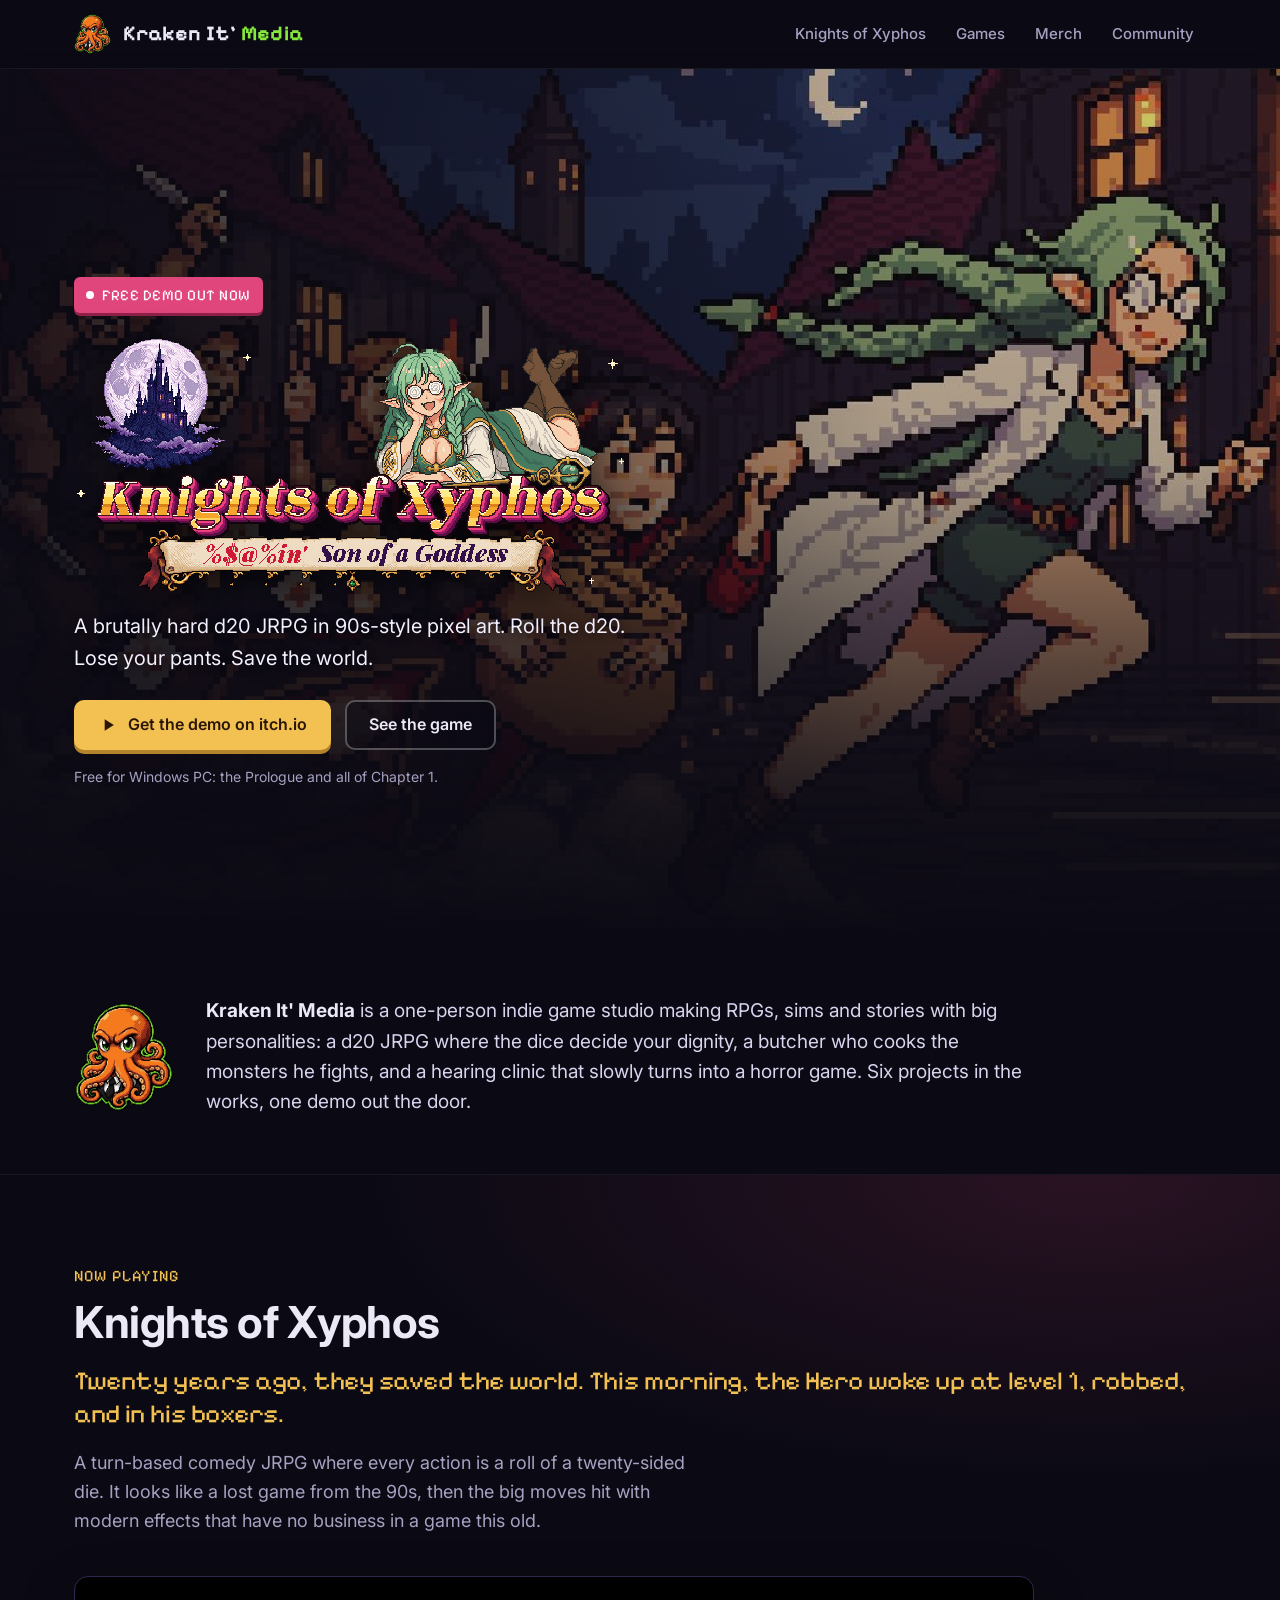
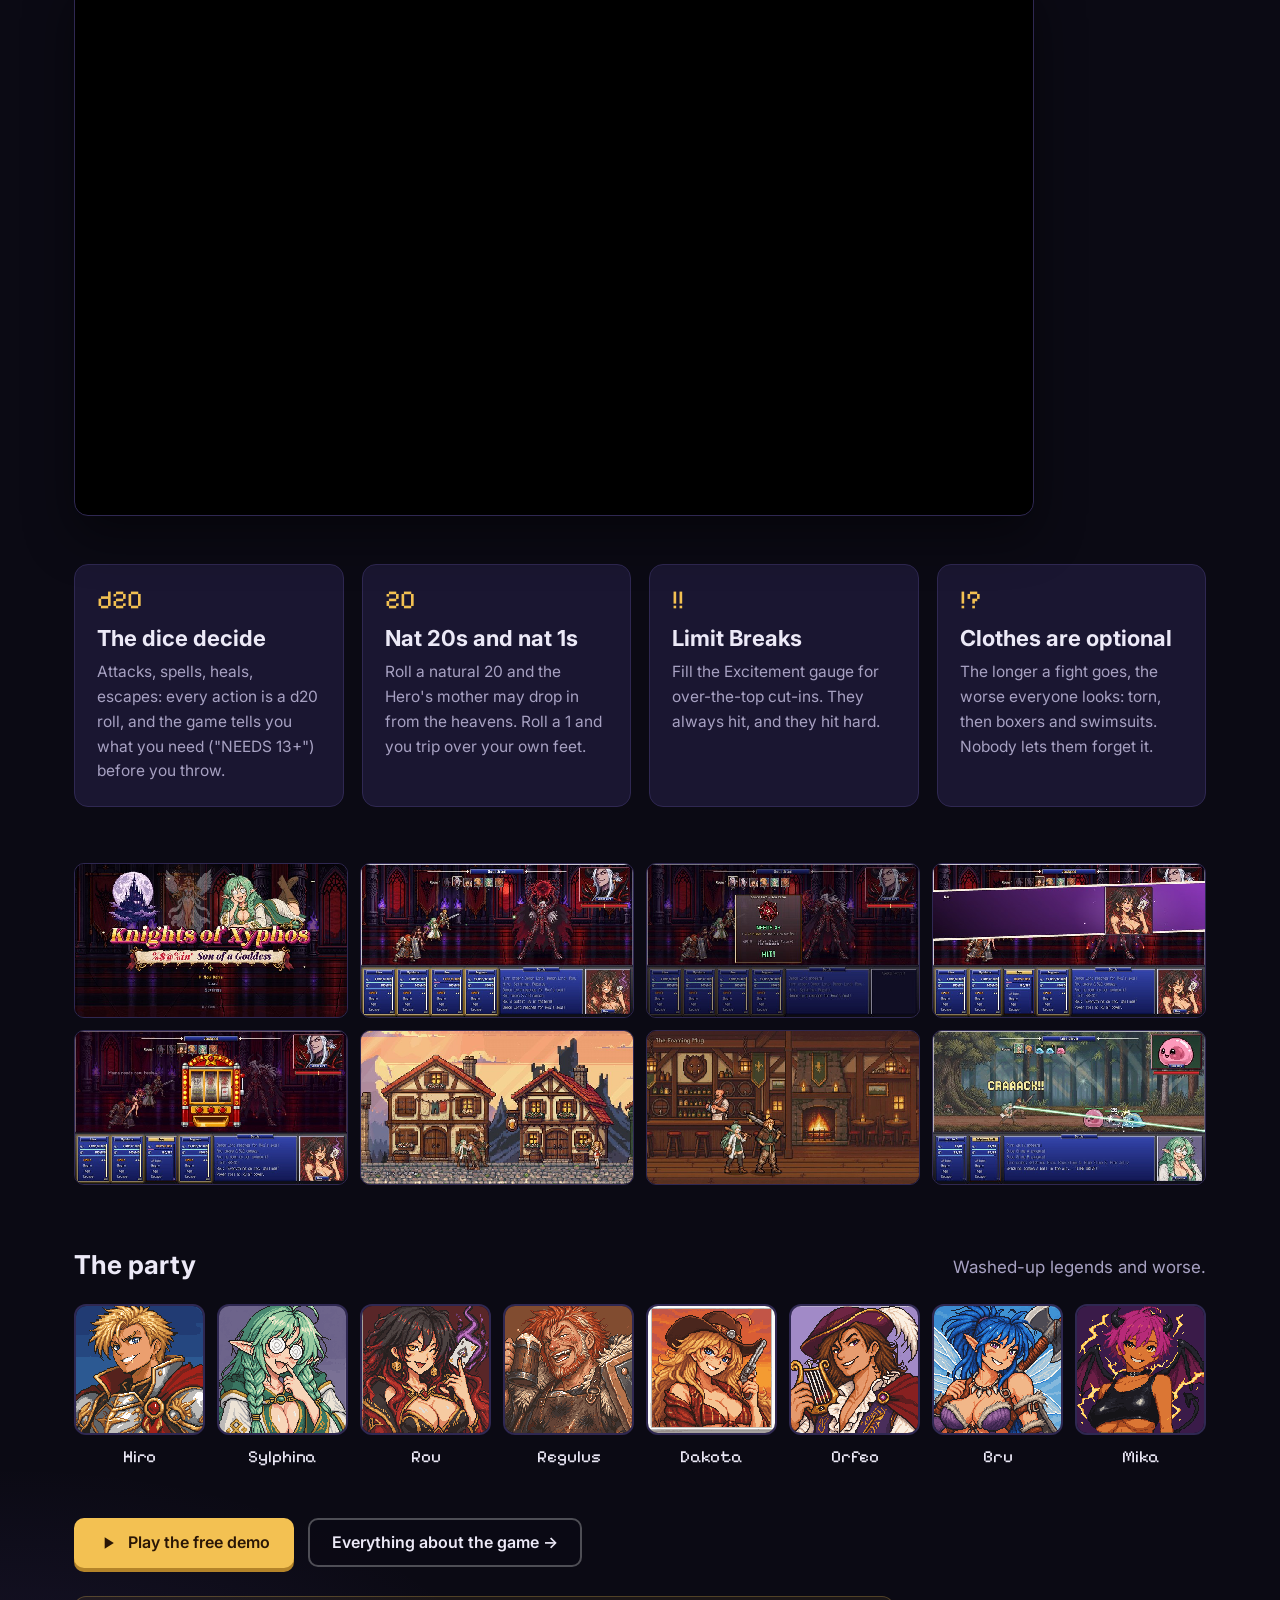
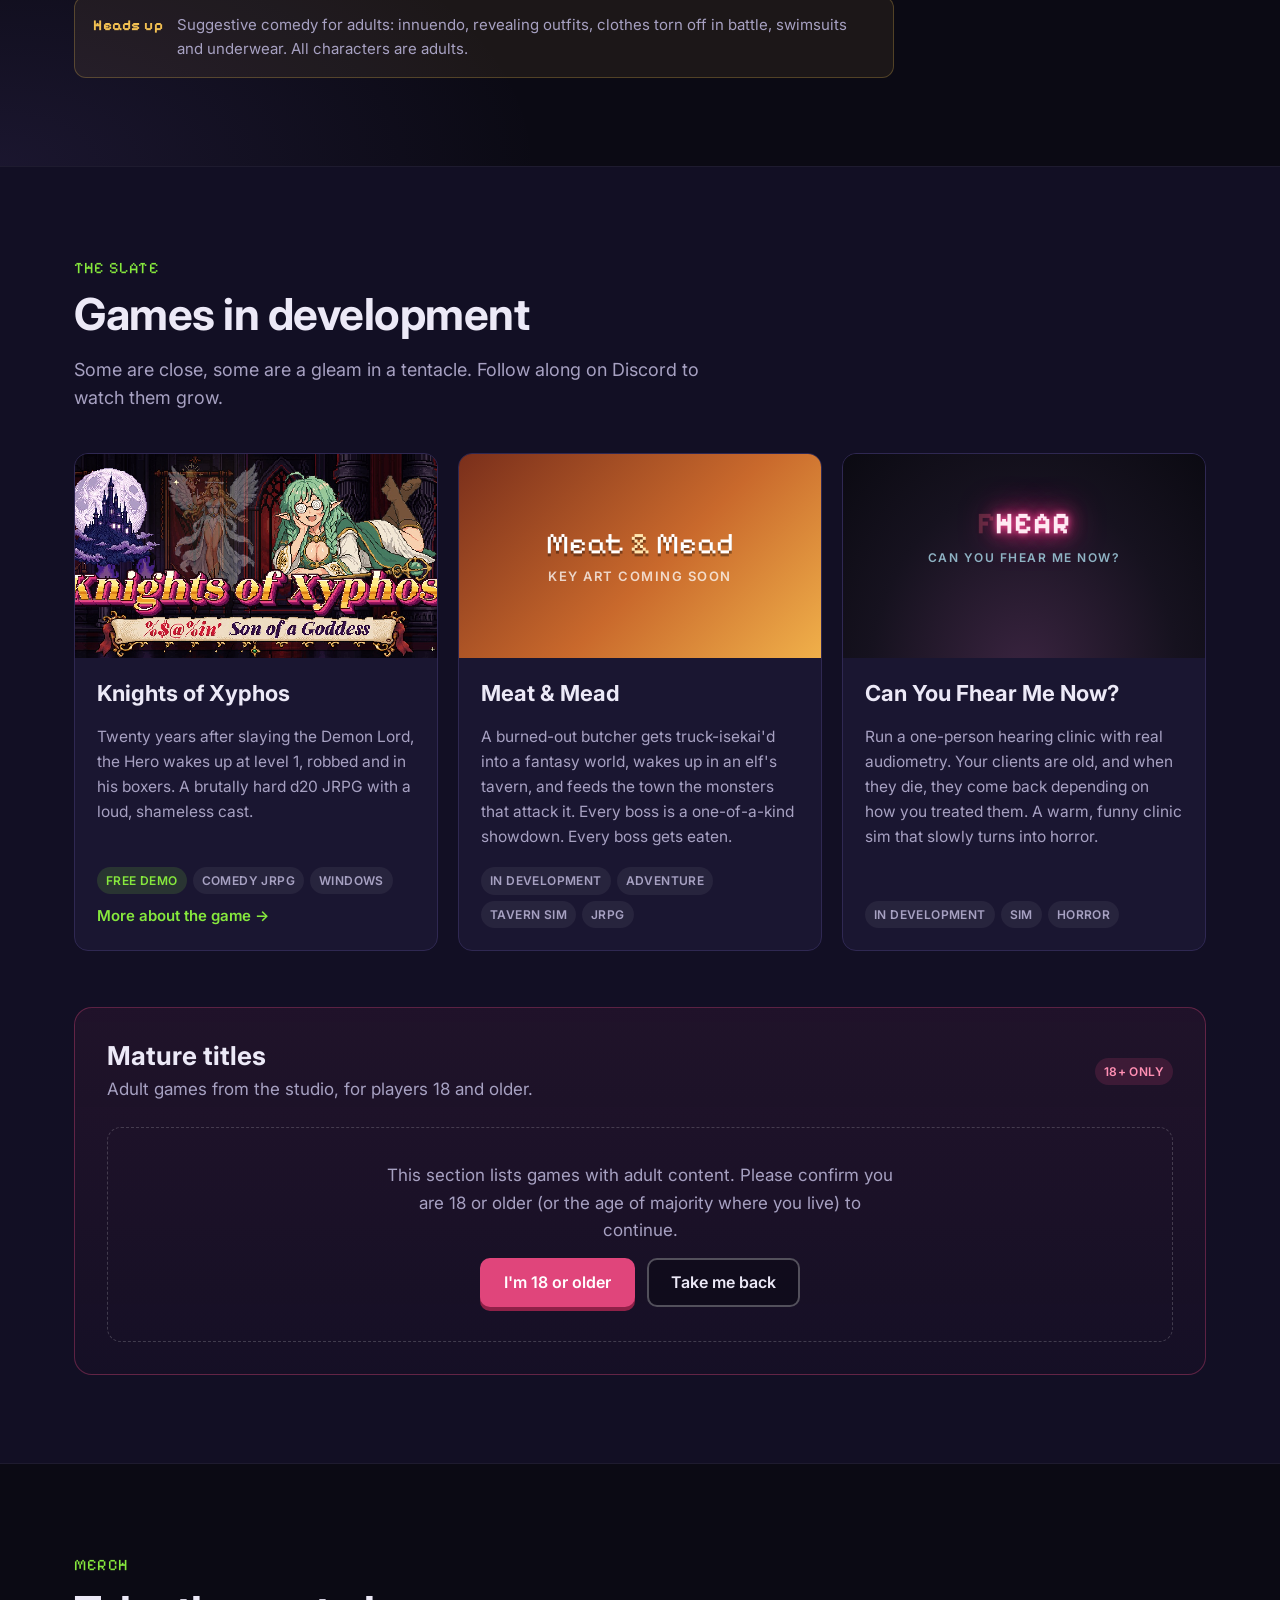
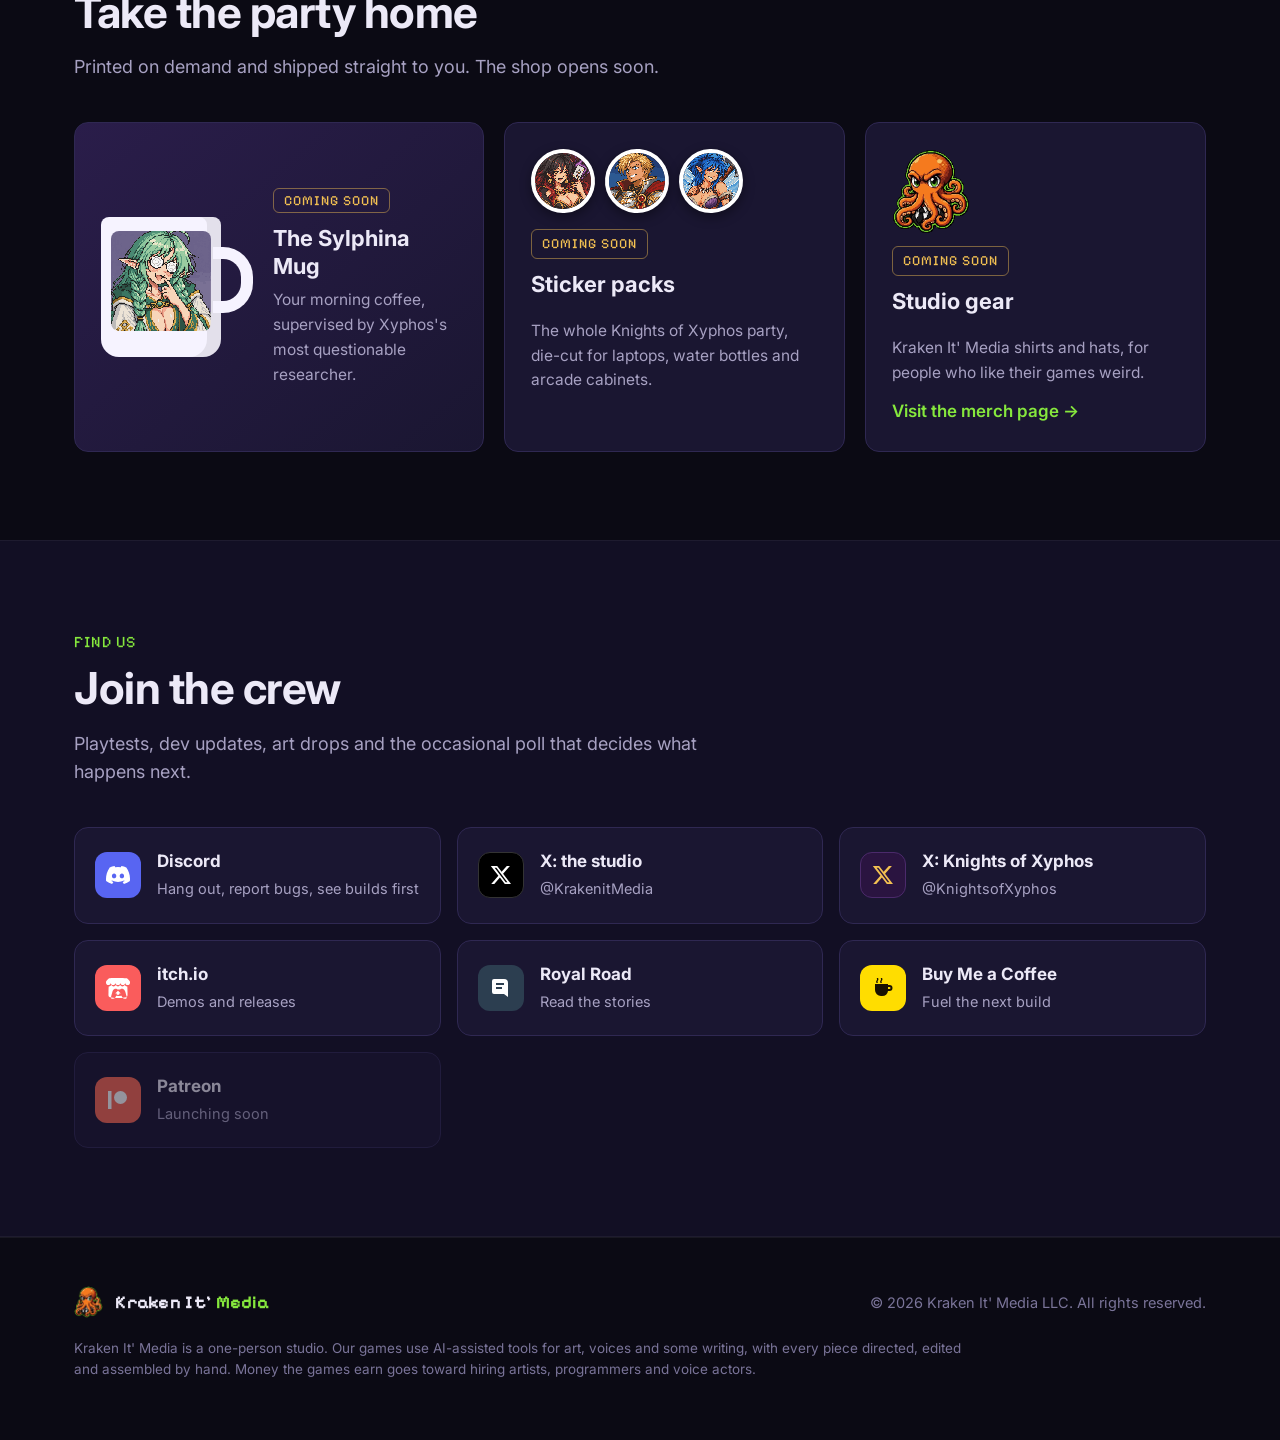
<file: index.html>
<!DOCTYPE html>
<html lang="en">
<head>
<meta charset="utf-8">
<meta name="viewport" content="width=device-width, initial-scale=1">
<title>Kraken It' Media | Indie games from the deep</title>
<meta name="description" content="Kraken It' Media is a one-person indie game studio. Knights of Xyphos, a brutally hard d20 JRPG in 90s-style pixel art, has a free demo on itch.io.">
<meta property="og:type" content="website">
<meta property="og:site_name" content="Kraken It' Media">
<meta property="og:title" content="Knights of Xyphos | free demo from Kraken It' Media">
<meta property="og:description" content="A brutally hard d20 JRPG in 90s-style pixel art. Roll the d20. Lose your pants. Save the world.">
<meta property="og:image" content="https://krakenitmedia.com/assets/kox/social_card_1200x630.jpg">
<meta property="og:url" content="https://krakenitmedia.com/">
<meta name="twitter:card" content="summary_large_image">
<meta name="twitter:site" content="@KrakenitMedia">
<meta name="theme-color" content="#0b0a14">
<link rel="icon" type="image/png" sizes="32x32" href="assets/brand/favicon-32.png">
<link rel="icon" type="image/png" sizes="512x512" href="assets/brand/icon-512.png">
<link rel="apple-touch-icon" href="assets/brand/apple-touch-icon.png">
<link rel="preconnect" href="https://fonts.googleapis.com">
<link rel="preconnect" href="https://fonts.gstatic.com" crossorigin>
<link href="https://fonts.googleapis.com/css2?family=Inter:wght@400;500;600;700&family=Pixelify+Sans:wght@500;700&display=swap" rel="stylesheet">
<link rel="stylesheet" href="assets/site.css">
</head>
<body>
<a class="skip" href="#main">Skip to content</a>

<header class="nav">
  <div class="wrap">
    <a class="brand" href="./" aria-label="Kraken It' Media home">
      <img src="assets/brand/kraken.png" alt="" width="37" height="40">
      <span>Kraken It' <em>Media</em></span>
    </a>
    <button class="menu-btn" aria-expanded="false" aria-controls="navlinks">Menu</button>
    <ul id="navlinks">
      <li><a href="knights-of-xyphos/">Knights of Xyphos</a></li>
      <li><a href="#games">Games</a></li>
      <li><a href="merch/">Merch</a></li>
      <li><a href="#community">Community</a></li>
    </ul>
  </div>
</header>

<main id="main">

<!-- ================= HERO ================= -->
<section class="hero" id="top" aria-label="Knights of Xyphos">
  <div class="hero-bg" role="img" aria-label="Sylphina and a thief flee a mob of bandits through a moonlit town"></div>
  <div class="wrap">
        <span class="badge"><span class="dot"></span>Free demo out now</span>
    <img class="hero-logo pixel" src="assets/kox/logo_transparent.png" alt="Knights of Xyphos: %$@%in' Son of a Goddess" width="1557" height="753">
    <p class="lede">A brutally hard d20 JRPG in 90s-style pixel art. Roll the d20. Lose your pants. Save the world.</p>
    <div class="ctas">
            <a class="btn btn-primary" href="https://krakenitmedia.itch.io/knights-of-xyphos" target="_blank" rel="noopener">
        <svg viewBox="0 0 24 24" fill="currentColor" aria-hidden="true"><path d="M8 5v14l11-7z"/></svg>
        Get the demo on itch.io
      </a>
      <a class="btn btn-ghost" href="knights-of-xyphos/">See the game</a>
    </div>
    <small>Free for Windows PC: the Prologue and all of Chapter 1.</small>
  </div>
</section>

<!-- ================= STUDIO ================= -->
<section class="studio" aria-label="About the studio">
  <div class="wrap">
    <img src="assets/brand/kraken.png" alt="" width="101" height="110">
    <p><strong>Kraken It' Media</strong> is a one-person indie game studio making RPGs, sims and stories with big personalities: a d20 JRPG where the dice decide your dignity, a butcher who cooks the monsters he fights, and a hearing clinic that slowly turns into a horror game. Six projects in the works, one demo out the door.</p>
  </div>
</section>

<!-- ================= XYPHOS ================= -->
<section class="kox" id="xyphos">
  <div class="wrap">
    <p class="eyebrow">Now playing</p>
    <h2>Knights of Xyphos</h2>
    <p class="tagline">Twenty years ago, they saved the world. This morning, the Hero woke up at level 1, robbed, and in his boxers.</p>
    <p class="sub">A turn-based comedy JRPG where every action is a roll of a twenty-sided die. It looks like a lost game from the 90s, then the big moves hit with modern effects that have no business in a game this old.</p>

    <div class="video"><iframe src="https://www.youtube-nocookie.com/embed/D6uWHJXvxEA" title="Knights of Xyphos trailer" loading="lazy" allow="accelerometer; encrypted-media; gyroscope; picture-in-picture; fullscreen" allowfullscreen></iframe></div>

    <div class="feature-grid">
      <div class="feature"><div class="ico">d20</div><h3>The dice decide</h3><p>Attacks, spells, heals, escapes: every action is a d20 roll, and the game tells you what you need ("NEEDS 13+") before you throw.</p></div>
      <div class="feature"><div class="ico">20</div><h3>Nat 20s and nat 1s</h3><p>Roll a natural 20 and the Hero's mother may drop in from the heavens. Roll a 1 and you trip over your own feet.</p></div>
      <div class="feature"><div class="ico">!!</div><h3>Limit Breaks</h3><p>Fill the Excitement gauge for over-the-top cut-ins. They always hit, and they hit hard.</p></div>
      <div class="feature"><div class="ico">!?</div><h3>Clothes are optional</h3><p>The longer a fight goes, the worse everyone looks: torn, then boxers and swimsuits. Nobody lets them forget it.</p></div>
    </div>

    <div class="gallery" id="gallery">
      <button data-full="assets/kox/shots/kox_01_title.jpg" data-cap="The title screen"><img src="assets/kox/thumbs/kox_01_title.jpg" alt="The title screen" loading="lazy" width="640" height="360"><span>The title screen</span></button>
      <button data-full="assets/kox/shots/kox_02_prologue_demon_lord.jpg" data-cap="The Prologue: four legends against the Demon Lord"><img src="assets/kox/thumbs/kox_02_prologue_demon_lord.jpg" alt="The Prologue: four legends against the Demon Lord" loading="lazy" width="640" height="360"><span>Four legends against the Demon Lord</span></button>
      <button data-full="assets/kox/shots/kox_03_d20_roll.jpg" data-cap="Every attack is a d20 roll you can see"><img src="assets/kox/thumbs/kox_03_d20_roll.jpg" alt="Every attack is a d20 roll you can see" loading="lazy" width="640" height="360"><span>Every attack is a d20 roll</span></button>
      <button data-full="assets/kox/shots/kox_04_limit_break.jpg" data-cap="A Limit Break cut-in"><img src="assets/kox/thumbs/kox_04_limit_break.jpg" alt="A Limit Break cut-in" loading="lazy" width="640" height="360"><span>A Limit Break cut-in</span></button>
      <button data-full="assets/kox/shots/kox_05_jackpot.jpg" data-cap="Rou bets the fight on a slot machine"><img src="assets/kox/thumbs/kox_05_jackpot.jpg" alt="Rou bets the fight on a slot machine" loading="lazy" width="640" height="360"><span>Rou bets the fight on a slot machine</span></button>
      <button data-full="assets/kox/shots/kox_06_havenbrook.jpg" data-cap="Havenbrook, the first town"><img src="assets/kox/thumbs/kox_06_havenbrook.jpg" alt="Havenbrook, the first town" loading="lazy" width="640" height="360"><span>Havenbrook, the first town</span></button>
      <button data-full="assets/kox/shots/kox_07_foaming_mug.jpg" data-cap="The Foaming Mug tavern"><img src="assets/kox/thumbs/kox_07_foaming_mug.jpg" alt="The Foaming Mug tavern" loading="lazy" width="640" height="360"><span>The Foaming Mug tavern</span></button>
      <button data-full="assets/kox/shots/kox_10_line_drive.jpg" data-cap="Sylphina's Line Drive: a baseball, hit like a sniper round"><img src="assets/kox/thumbs/kox_10_line_drive.jpg" alt="Sylphina hits a baseball through a slime" loading="lazy" width="640" height="360"><span>Sylphina's Line Drive</span></button>
    </div>

    <div class="cast-head">
      <h3>The party</h3>
      <p>Washed-up legends and worse.</p>
    </div>
    <div class="cast">
      <figure><img src="assets/kox/cast/hiro.png" alt="Hiro" loading="lazy" width="508" height="508"><figcaption>Hiro</figcaption></figure>
      <figure><img src="assets/kox/cast/sylphina.png" alt="Sylphina" loading="lazy" width="532" height="532"><figcaption>Sylphina</figcaption></figure>
      <figure><img src="assets/kox/cast/rou.png" alt="Rou" loading="lazy" width="540" height="540"><figcaption>Rou</figcaption></figure>
      <figure><img src="assets/kox/cast/regulus.png" alt="Regulus" loading="lazy" width="504" height="504"><figcaption>Regulus</figcaption></figure>
      <figure><img src="assets/kox/cast/dakota.png" alt="Dakota" loading="lazy" width="540" height="540"><figcaption>Dakota</figcaption></figure>
      <figure><img src="assets/kox/cast/orfeo.png" alt="Orfeo" loading="lazy" width="512" height="512"><figcaption>Orfeo</figcaption></figure>
      <figure><img src="assets/kox/cast/bru.png" alt="Bru" loading="lazy" width="528" height="528"><figcaption>Bru</figcaption></figure>
      <figure><img src="assets/kox/cast/mika.png" alt="Mika" loading="lazy" width="576" height="576"><figcaption>Mika</figcaption></figure>
    </div>

    <div class="kox-cta">
      <a class="btn btn-primary" href="https://krakenitmedia.itch.io/knights-of-xyphos" target="_blank" rel="noopener">
        <svg viewBox="0 0 24 24" fill="currentColor" aria-hidden="true"><path d="M8 5v14l11-7z"/></svg>
        Play the free demo
      </a>
      <a class="btn btn-ghost" href="knights-of-xyphos/">Everything about the game &rarr;</a>
    </div>
    <div class="content-note"><b>Heads up</b><p>Suggestive comedy for adults: innuendo, revealing outfits, clothes torn off in battle, swimsuits and underwear. All characters are adults.</p></div>
  </div>
</section>

<!-- ================= GAMES ================= -->
<section class="games" id="games">
  <div class="wrap">
    <p class="eyebrow">The slate</p>
    <h2>Games in development</h2>
    <p class="sub">Some are close, some are a gleam in a tentacle. Follow along on Discord to watch them grow.</p>

    <div class="game-grid">
      <article class="card">
        <div class="art"><img src="assets/kox/social_card_1200x630.jpg" alt="Knights of Xyphos key art" loading="lazy"></div>
        <div class="body">
          <h3>Knights of Xyphos</h3>
          <p>Twenty years after slaying the Demon Lord, the Hero wakes up at level 1, robbed and in his boxers. A brutally hard d20 JRPG with a loud, shameless cast.</p>
          <div class="tags"><span class="tag live">Free demo</span><span class="tag">Comedy JRPG</span><span class="tag">Windows</span></div>
          <a class="more" href="knights-of-xyphos/">More about the game &rarr;</a>
        </div>
      </article>
      <article class="card">
        <div class="art ph-mm"><div class="ph">Meat <em>&amp;</em> Mead<small>Key art coming soon</small></div></div>
        <div class="body">
          <h3>Meat &amp; Mead</h3>
          <p>A burned-out butcher gets truck-isekai'd into a fantasy world, wakes up in an elf's tavern, and feeds the town the monsters that attack it. Every boss is a one-of-a-kind showdown. Every boss gets eaten.</p>
          <div class="tags"><span class="tag">In development</span><span class="tag">Adventure</span><span class="tag">Tavern sim</span><span class="tag">JRPG</span></div>
        </div>
      </article>
      <article class="card">
        <div class="art ph-fhear"><div class="neon"><span class="dead">F</span>HEAR<span class="sub">Can You Fhear Me Now?</span></div></div>
        <div class="body">
          <h3>Can You Fhear Me Now?</h3>
          <p>Run a one-person hearing clinic with real audiometry. Your clients are old, and when they die, they come back depending on how you treated them. A warm, funny clinic sim that slowly turns into horror.</p>
          <div class="tags"><span class="tag">In development</span><span class="tag">Sim</span><span class="tag">Horror</span></div>
        </div>
      </article>
    </div>

    <!-- ===== 18+ section: age gate ===== -->
    <div class="mature" id="mature">
      <div class="mature-head">
        <div>
          <h3>Mature titles</h3>
          <p>Adult games from the studio, for players 18 and older.</p>
        </div>
        <span class="tag adult">18+ only</span>
      </div>

      <div class="gate" id="gate">
        <p>This section lists games with adult content. Please confirm you are 18 or older (or the age of majority where you live) to continue.</p>
        <div class="row">
          <button class="btn btn-rose" id="gate-yes" type="button">I'm 18 or older</button>
          <a class="btn btn-ghost" href="#community">Take me back</a>
        </div>
      </div>

      <div class="mature-list" id="mature-list" hidden>
        <div class="game-grid">
          <article class="card">
            <div class="art ph-lb"><div class="ph">Lucky Break<small>18+ &middot; in development</small></div></div>
            <div class="body">
              <h3>Lucky Break</h3>
              <p>Felix Kazama is the one powerless guy in a world full of superpowers. All he has is luck: absurd, constant, clutch luck. Live a semester at Fortuna University by day, dive into the Rift by night, and save the world one ridiculous fight at a time.</p>
              <div class="tags"><span class="tag adult">18+</span><span class="tag">JRPG</span><span class="tag">Visual novel</span></div>
            </div>
          </article>
          <article class="card">
            <div class="art ph-lh"><div class="ph">Lucky Hand<small>18+ &middot; in development</small></div></div>
            <div class="body">
              <h3>Lucky Hand</h3>
              <p>Heads-up Texas Hold'em against five mind-controlled dealers from the world of Lucky Break. Every pot you take blasts another piece of her outfit apart. Not strip poker. Explosive poker.</p>
              <div class="tags"><span class="tag adult">18+</span><span class="tag">Poker</span><span class="tag">Comedy</span></div>
            </div>
          </article>
          <article class="card">
            <div class="art ph-sl"><div class="ph">Starlust<br>Empires<small>18+ &middot; working title</small></div></div>
            <div class="body">
              <h3>Starlust Empires</h3>
              <p>A Master of Orion-style turn-based 4X. Scout, colonize, research, charm, spy on and conquer a galaxy run by eight women who answer to no one.</p>
              <div class="tags"><span class="tag adult">18+</span><span class="tag">4X strategy</span><span class="tag">Space</span></div>
            </div>
          </article>
        </div>
        <p class="note">Development updates, previews and early builds of our adult titles are posted on <a href="https://subscribestar.adult/presidentkraken" target="_blank" rel="noopener">SubscribeStar (18+)</a>. Every character in every Kraken It' Media game is an adult.</p>
      </div>
    </div>
  </div>
</section>

<!-- ================= MERCH TEASER ================= -->
<section id="merch">
  <div class="wrap">
    <p class="eyebrow">Merch</p>
    <h2>Take the party home</h2>
    <p class="sub">Printed on demand and shipped straight to you. The shop opens soon.</p>
    <div class="merch-grid">
      <div class="merch big">
        <div class="mug" aria-hidden="true"><div class="cup"><img src="assets/kox/cast/sylphina.png" alt=""></div><div class="handle"></div></div>
        <div>
          <span class="soon">Coming soon</span>
          <h3 style="margin-top:12px">The Sylphina Mug</h3>
          <p>Your morning coffee, supervised by Xyphos's most questionable researcher.</p>
        </div>
      </div>
      <div class="merch">
        <div class="stickers" aria-hidden="true">
          <img src="assets/kox/cast/rou.png" alt=""><img src="assets/kox/cast/hiro.png" alt=""><img src="assets/kox/cast/bru.png" alt="">
        </div>
        <span class="soon">Coming soon</span>
        <h3>Sticker packs</h3>
        <p>The whole Knights of Xyphos party, die-cut for laptops, water bottles and arcade cabinets.</p>
      </div>
      <div class="merch">
        <img src="assets/brand/kraken.png" alt="" style="width:78px" aria-hidden="true">
        <span class="soon">Coming soon</span>
        <h3>Studio gear</h3>
        <p>Kraken It' Media shirts and hats, for people who like their games weird.</p>
        <a class="more" href="merch/" style="margin-top:auto;font-weight:600">Visit the merch page &rarr;</a>
      </div>
    </div>
  </div>
</section>

<!-- ================= COMMUNITY ================= -->
<section id="community" class="games">
  <div class="wrap">
    <p class="eyebrow">Find us</p>
    <h2>Join the crew</h2>
    <p class="sub">Playtests, dev updates, art drops and the occasional poll that decides what happens next.</p>
    <div class="links">
      <a class="link" href="https://discord.gg/khUBjHHwy" target="_blank" rel="noopener">
        <span class="lg" style="background:#5865f2"><svg viewBox="0 0 24 24" fill="#fff" aria-hidden="true"><path d="M20.3 4.4A19.6 19.6 0 0 0 15.4 3l-.6 1.3a18 18 0 0 0-5.6 0L8.6 3a19.5 19.5 0 0 0-4.9 1.5C.6 9.1-.3 13.6.1 18a19.8 19.8 0 0 0 6 3l1.3-2a12.7 12.7 0 0 1-2-1l.5-.4a14 14 0 0 0 12.2 0l.5.4-2 1 1.3 2a19.7 19.7 0 0 0 6-3c.5-5.1-.8-9.6-3.6-13.6zM8.1 15.3c-1.2 0-2.2-1.1-2.2-2.4s1-2.4 2.2-2.4 2.2 1.1 2.2 2.4-1 2.4-2.2 2.4zm7.8 0c-1.2 0-2.2-1.1-2.2-2.4s1-2.4 2.2-2.4 2.2 1.1 2.2 2.4-1 2.4-2.2 2.4z"/></svg></span>
        <div><b>Discord</b><span>Hang out, report bugs, see builds first</span></div>
      </a>
      <a class="link" href="https://x.com/KrakenitMedia" target="_blank" rel="noopener">
        <span class="lg" style="background:#000;border:1px solid #333"><svg viewBox="0 0 24 24" fill="#fff" aria-hidden="true"><path d="M17.8 3h3.1l-6.8 7.7L22 21h-6.2l-4.9-6.4L5.3 21H2.2l7.2-8.3L1.8 3h6.4l4.4 5.8L17.8 3zm-1.1 16.2h1.7L7.4 4.7H5.6l11.1 14.5z"/></svg></span>
        <div><b>X: the studio</b><span>@KrakenitMedia</span></div>
      </a>
      <a class="link" href="https://x.com/KnightsofXyphos" target="_blank" rel="noopener">
        <span class="lg" style="background:#2a1440;border:1px solid #4b2a6b"><svg viewBox="0 0 24 24" fill="#f3c152" aria-hidden="true"><path d="M17.8 3h3.1l-6.8 7.7L22 21h-6.2l-4.9-6.4L5.3 21H2.2l7.2-8.3L1.8 3h6.4l4.4 5.8L17.8 3zm-1.1 16.2h1.7L7.4 4.7H5.6l11.1 14.5z"/></svg></span>
        <div><b>X: Knights of Xyphos</b><span>@KnightsofXyphos</span></div>
      </a>
      <a class="link" href="https://krakenitmedia.itch.io/" target="_blank" rel="noopener">
        <span class="lg" style="background:#fa5c5c"><svg viewBox="0 0 24 24" fill="#fff" aria-hidden="true"><path d="M3.1 2.2C2.1 2.8.1 5.1 0 5.7v1C0 8 1.2 9.1 2.3 9.1c1.3 0 2.4-1.1 2.4-2.4 0 1.3 1 2.4 2.4 2.4 1.3 0 2.3-1.1 2.3-2.4 0 1.3 1.1 2.4 2.5 2.4h.1c1.3 0 2.5-1.1 2.5-2.4 0 1.3 1 2.4 2.3 2.4 1.3 0 2.4-1.1 2.4-2.4 0 1.3 1.1 2.4 2.4 2.4C23 9.1 24 8 24 6.7v-1c-.1-.6-2.1-2.9-3.1-3.5-3.1-.1-5.3-.1-8.9-.2-3.6 0-8.5.1-8.9.2zm6.8 6.9a2.7 2.7 0 0 1-4.6 0 2.7 2.7 0 0 1-2.3 1.3h-.3c-.2 2.3-.2 4.7-.2 5.4 0 3.8-.4 4.8 1.5 5.4 1.9.6 4.6.7 6.6.7h2.8c2 0 4.7-.1 6.6-.7 1.9-.6 1.5-1.6 1.5-5.4 0-.7 0-3.1-.2-5.4h-.3c-1 0-1.8-.5-2.3-1.3a2.7 2.7 0 0 1-4.6 0A2.7 2.7 0 0 1 12 10.4a2.7 2.7 0 0 1-2.1-1.3zm-.6 3.6c.8 0 1.5 0 2.4.9l1.1-.1 1.1.1c.9-.9 1.6-.9 2.4-.9.4 0 1.9 0 3 3l1.1 4c.8 3-.3 3.1-1.6 3.1-2-.1-3.1-1.5-3.1-3a26 26 0 0 1-5.7 0c0 1.5-1.1 2.9-3.1 3-1.3 0-2.4-.1-1.6-3.1l1.1-4c1-3 2.6-3 2.9-3zM12 14.8s-2.3 2.1-2.7 2.8l1.5-.1v1.3h2.4v-1.3l1.5.1c-.4-.7-2.7-2.8-2.7-2.8z"/></svg></span>
        <div><b>itch.io</b><span>Demos and releases</span></div>
      </a>
      <a class="link" href="https://www.royalroad.com/profile/1048895" target="_blank" rel="noopener">
        <span class="lg" style="background:#2c3e50"><svg viewBox="0 0 24 24" fill="#fff" aria-hidden="true"><path d="M5 3h10a4 4 0 0 1 4 4v14l-4-3H5a2 2 0 0 1-2-2V5a2 2 0 0 1 2-2zm2 4v2h8V7H7zm0 4v2h6v-2H7z"/></svg></span>
        <div><b>Royal Road</b><span>Read the stories</span></div>
      </a>
      <a class="link" href="https://buymeacoffee.com/krakenitmedia" target="_blank" rel="noopener">
        <span class="lg" style="background:#ffdd00"><svg viewBox="0 0 24 24" fill="#1a1100" aria-hidden="true"><path d="M4 8h13v1h1.5a3 3 0 0 1 0 6H17a6 6 0 0 1-6 5H10a6 6 0 0 1-6-6V8zm13 3v2h1.5a1 1 0 0 0 0-2H17zM7 2c.6.8.6 1.7 0 2.5S6.4 6.2 7 7H5.6c-.6-.8-.6-1.7 0-2.5S6.2 2.8 5.6 2H7zm4 0c.6.8.6 1.7 0 2.5s-.6 1.7 0 2.5H9.6c-.6-.8-.6-1.7 0-2.5s.6-1.7 0-2.5H11z"/></svg></span>
        <div><b>Buy Me a Coffee</b><span>Fuel the next build</span></div>
      </a>
      <span class="link disabled" aria-disabled="true">
        <span class="lg" style="background:#f96854"><svg viewBox="0 0 24 24" fill="#fff" aria-hidden="true"><circle cx="14.5" cy="9.5" r="6.5"/><rect x="2" y="3" width="3.5" height="18"/></svg></span>
        <div><b>Patreon</b><span>Launching soon</span></div>
      </span>
    </div>
  </div>
</section>

</main>

<footer>
  <div class="wrap">
    <a class="brand" href="./"><img src="assets/brand/kraken.png" alt="" width="29" height="32"><span>Kraken It' <em>Media</em></span></a>
    <span>&copy; <span id="yr">2026</span> Kraken It' Media LLC. All rights reserved.</span>
    <p class="ai">Kraken It' Media is a one-person studio. Our games use AI-assisted tools for art, voices and some writing, with every piece directed, edited and assembled by hand. Money the games earn goes toward hiring artists, programmers and voice actors.</p>
  </div>
</footer>

<div class="lb" id="lb" role="dialog" aria-modal="true" aria-label="Image viewer">
  <button class="x" type="button" aria-label="Close">&times;</button>
  <button class="prev" type="button" aria-label="Previous image">&#8249;</button>
  <img id="lb-img" alt="">
  <p id="lb-cap"></p>
  <button class="next" type="button" aria-label="Next image">&#8250;</button>
</div>

<script src="assets/site.js"></script>
</body>
</html>
</file>
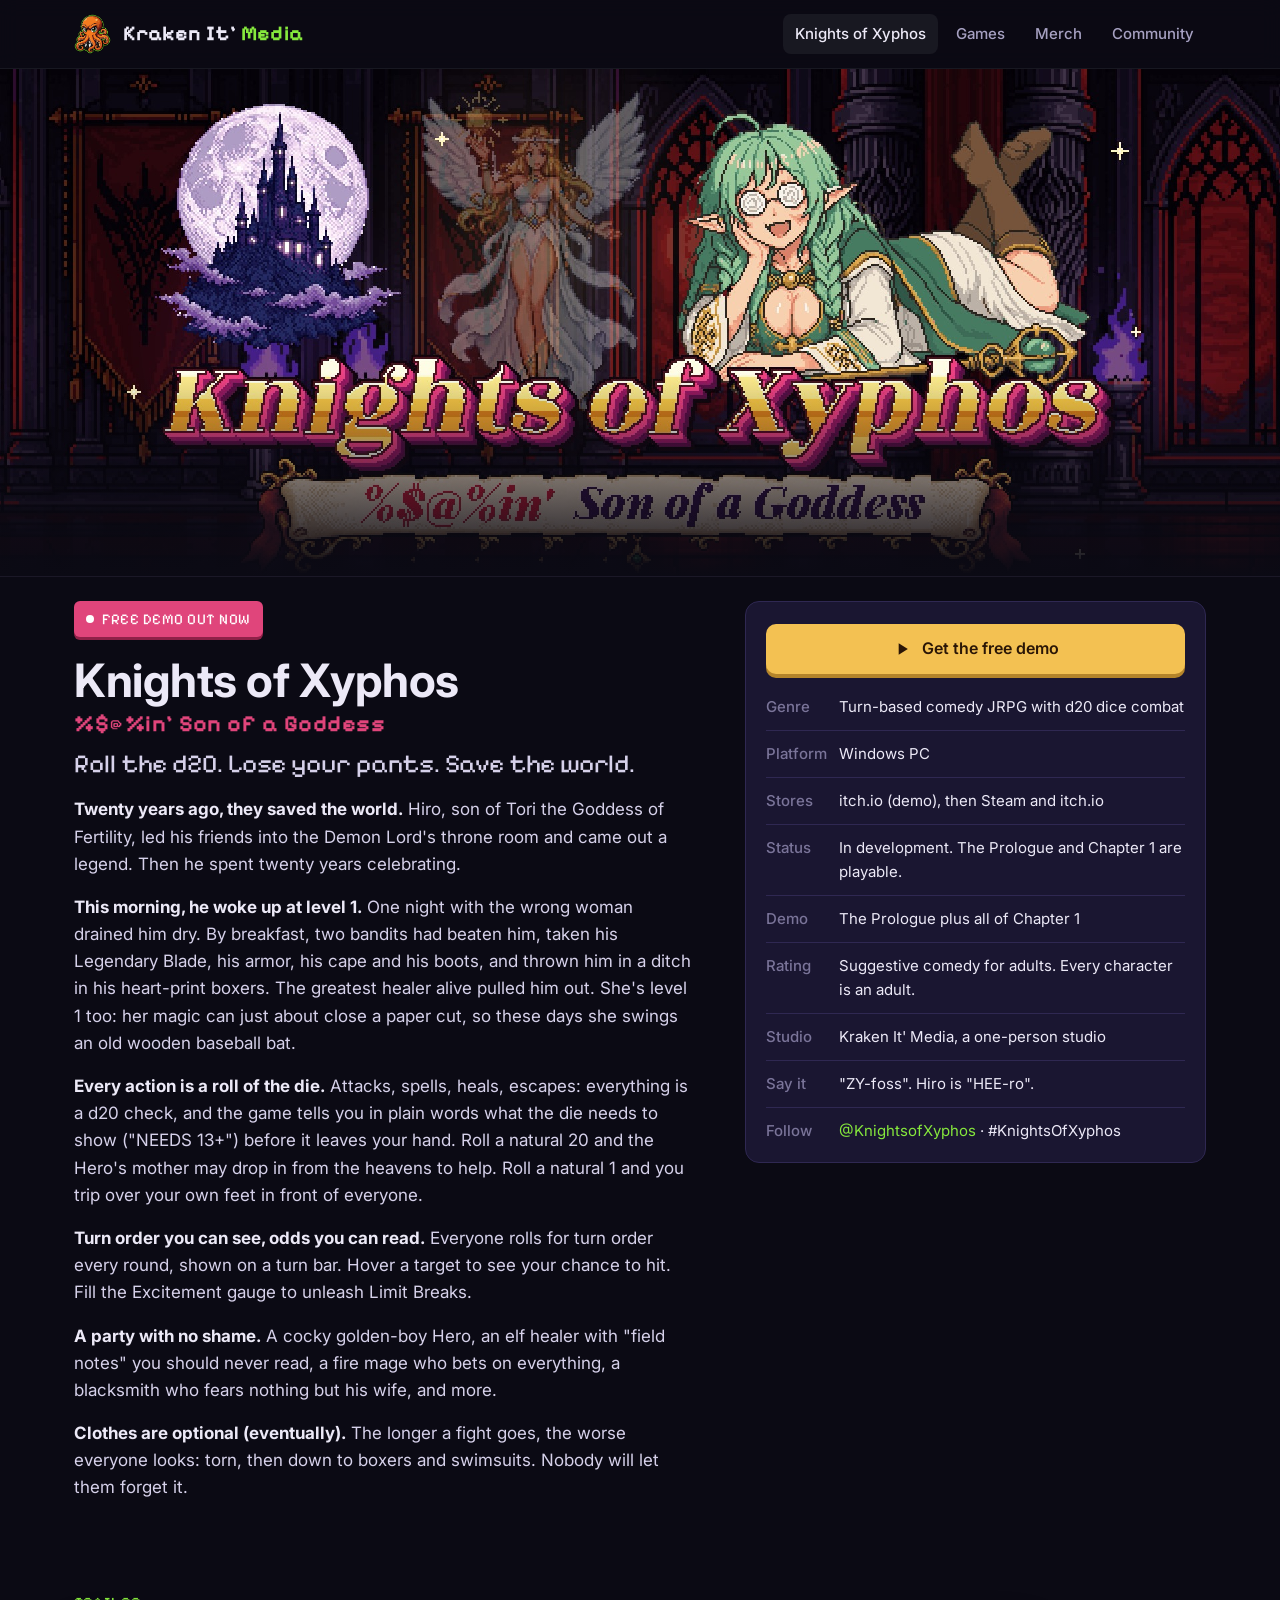
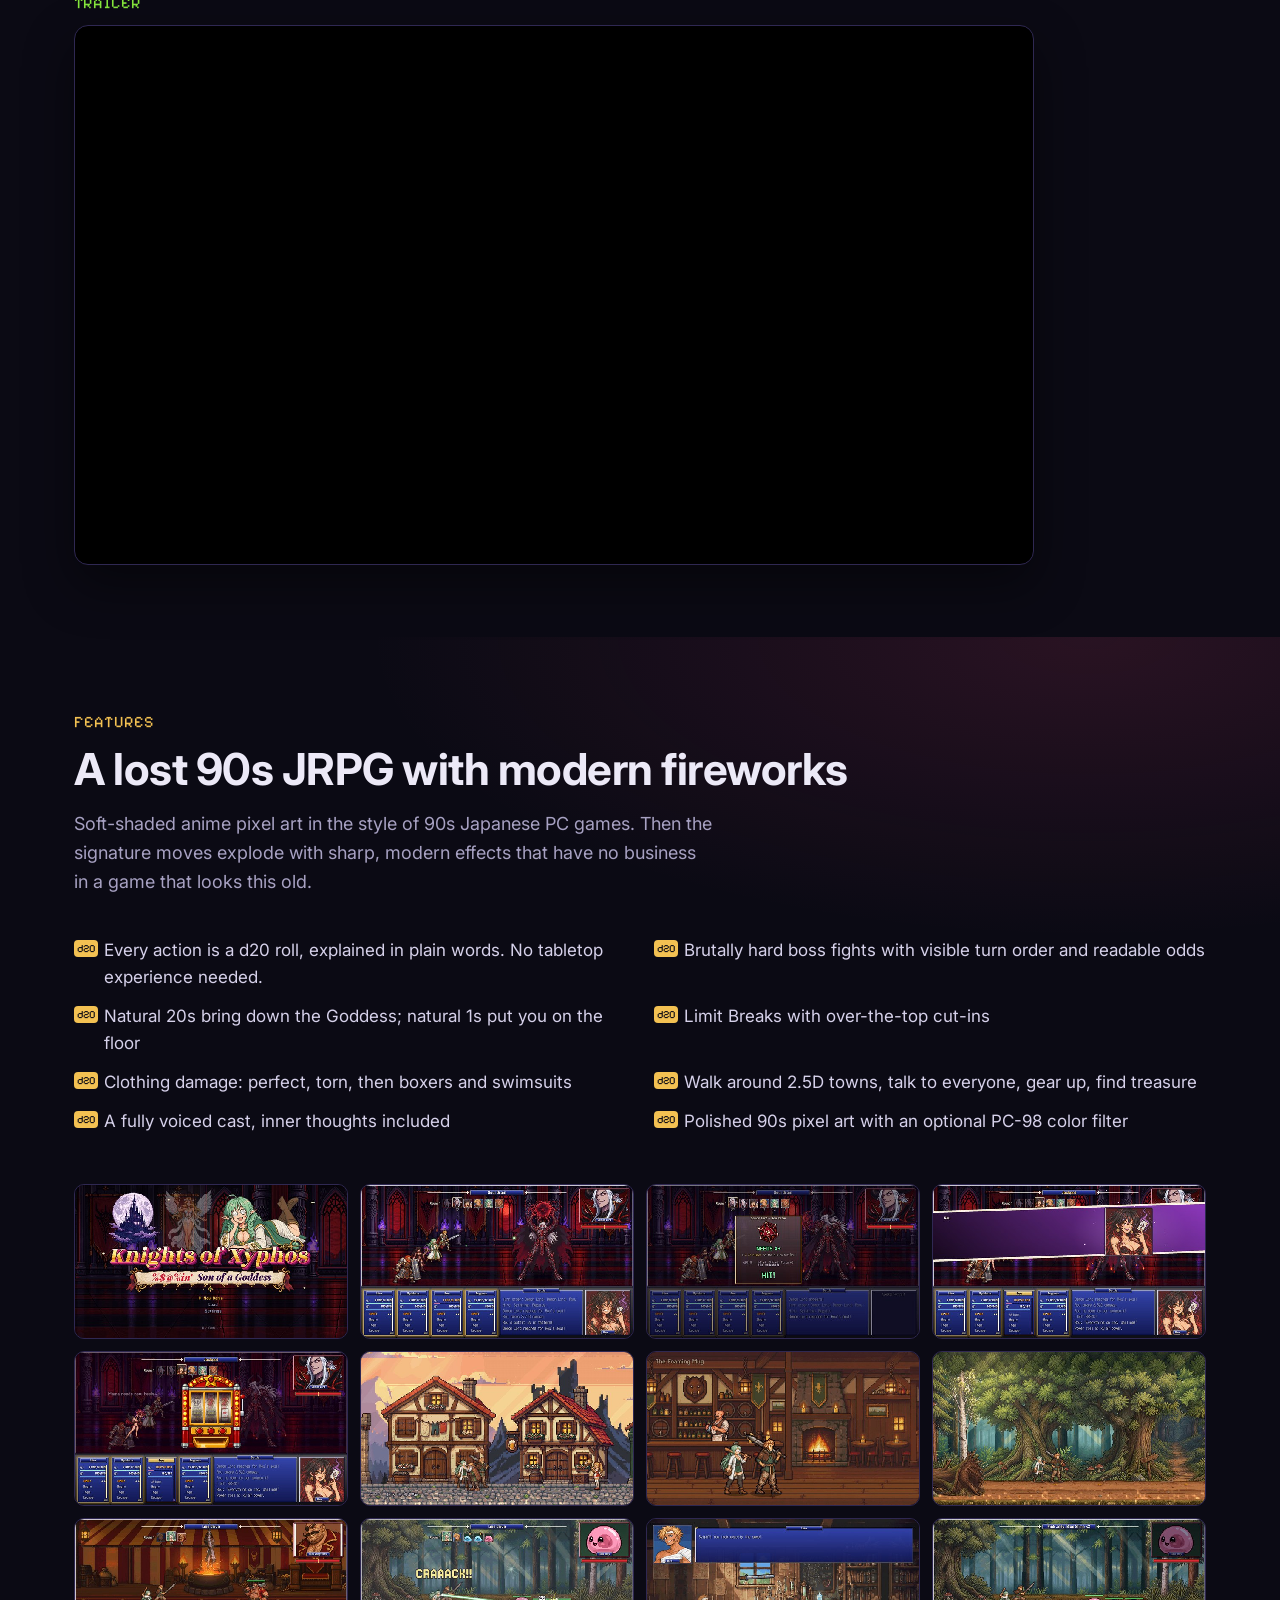
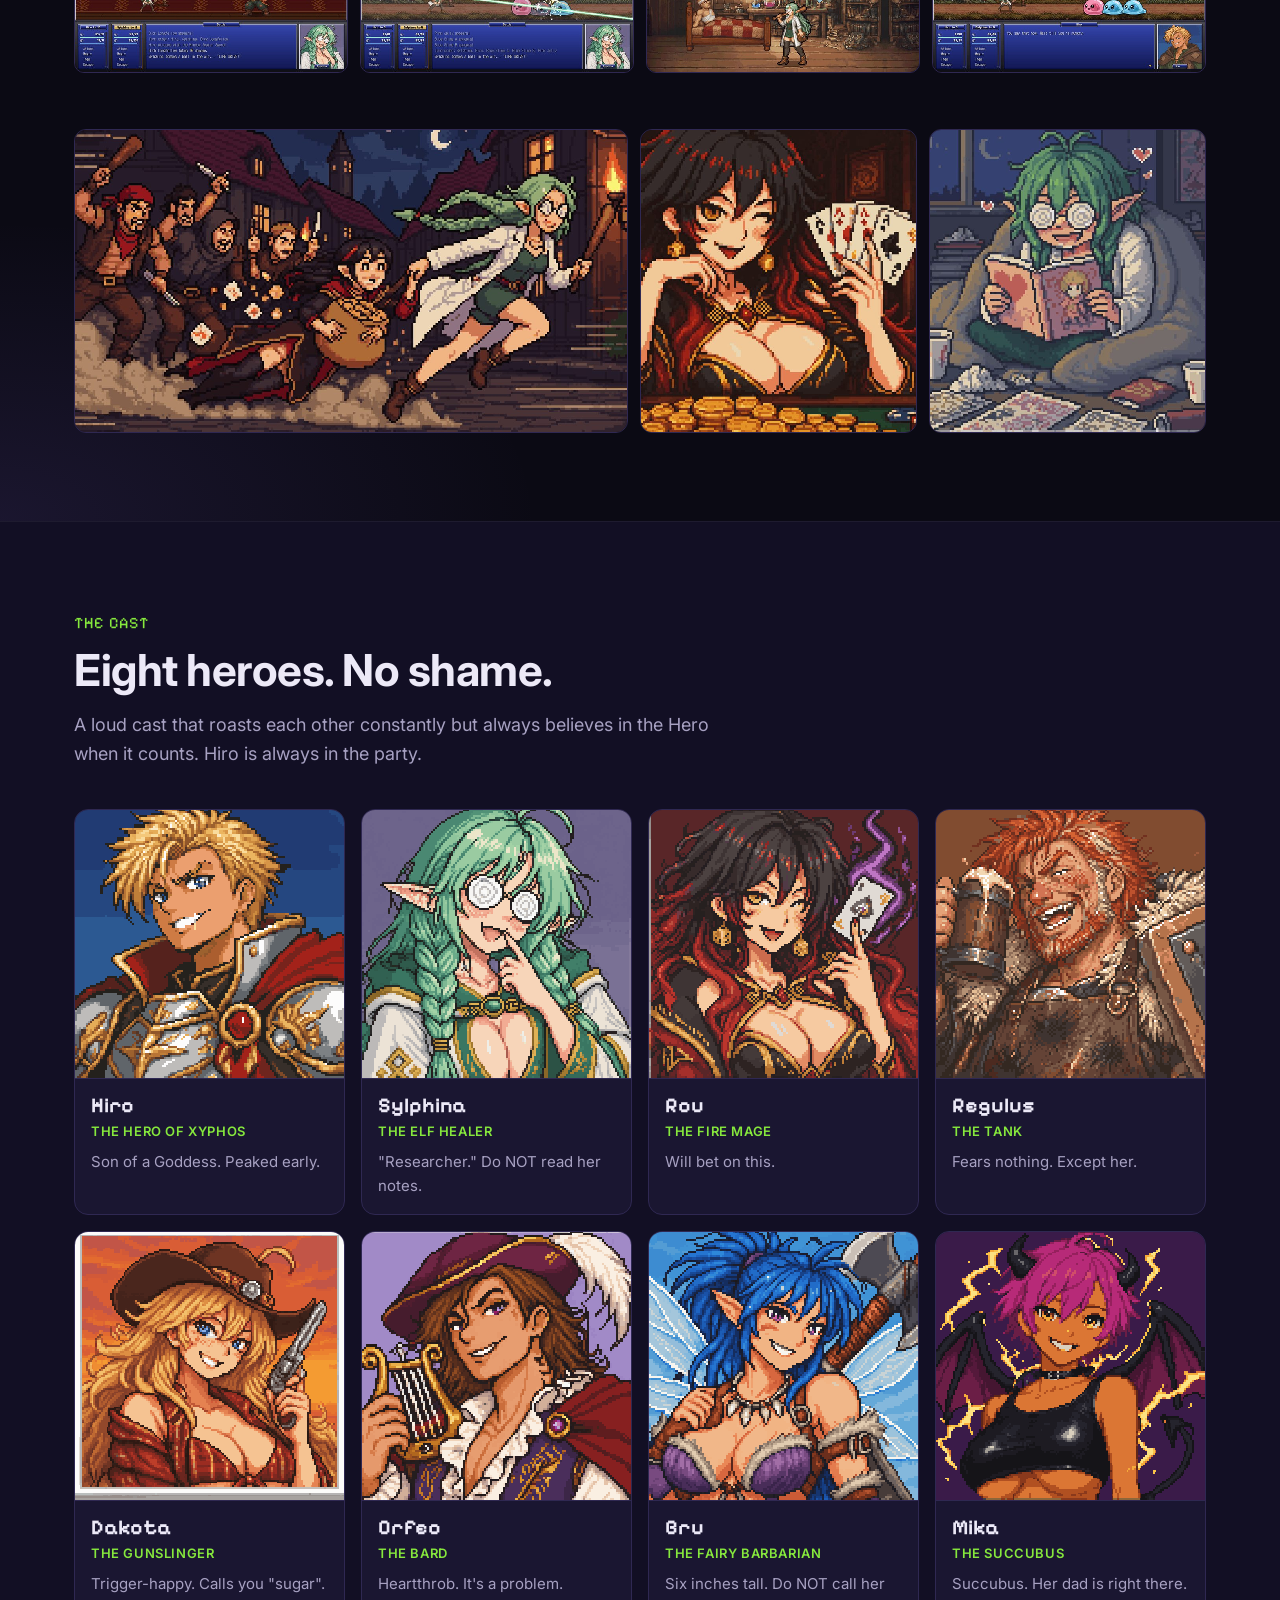
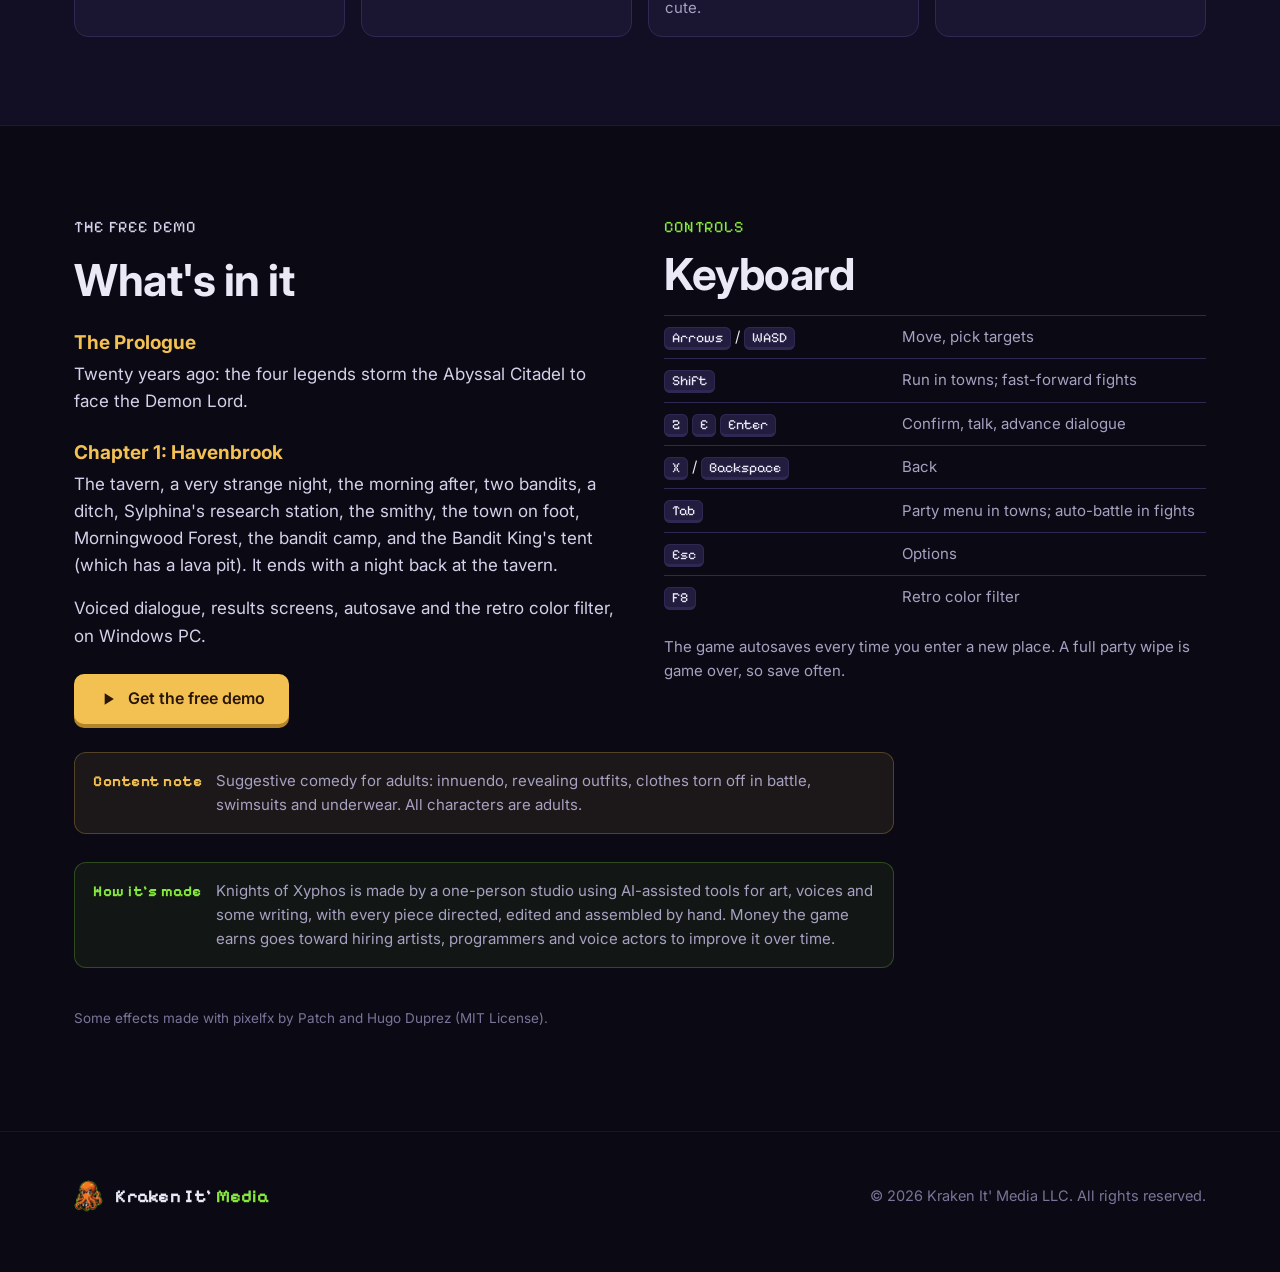
<file: knights-of-xyphos/index.html>
<!DOCTYPE html>
<html lang="en">
<head>
<meta charset="utf-8">
<meta name="viewport" content="width=device-width, initial-scale=1">
<title>Knights of Xyphos: %$@%in' Son of a Goddess | Kraken It' Media</title>
<meta name="description" content="A brutally hard d20 JRPG in 90s-style pixel art. Roll the d20. Lose your pants. Save the world. Free demo for Windows PC on itch.io.">
<meta property="og:type" content="website">
<meta property="og:site_name" content="Kraken It' Media">
<meta property="og:title" content="Knights of Xyphos: %$@%in' Son of a Goddess">
<meta property="og:description" content="A brutally hard d20 JRPG in 90s-style pixel art. Roll the d20. Lose your pants. Save the world.">
<meta property="og:image" content="https://krakenitmedia.com/assets/kox/social_card_1200x630.jpg">
<meta property="og:url" content="https://krakenitmedia.com/knights-of-xyphos/">
<meta name="twitter:card" content="summary_large_image">
<meta name="twitter:site" content="@KnightsofXyphos">
<meta name="theme-color" content="#0b0a14">
<link rel="icon" type="image/png" href="../assets/kox/icon_512.png">
<link rel="apple-touch-icon" href="../assets/kox/icon_512.png">
<link rel="preconnect" href="https://fonts.googleapis.com">
<link rel="preconnect" href="https://fonts.gstatic.com" crossorigin>
<link href="https://fonts.googleapis.com/css2?family=Inter:wght@400;500;600;700&family=Pixelify+Sans:wght@500;700&display=swap" rel="stylesheet">
<link rel="stylesheet" href="../assets/site.css">
</head>
<body>
<a class="skip" href="#main">Skip to content</a>

<header class="nav">
  <div class="wrap">
    <a class="brand" href="../" aria-label="Kraken It' Media home">
      <img src="../assets/brand/kraken.png" alt="" width="37" height="40">
      <span>Kraken It' <em>Media</em></span>
    </a>
    <button class="menu-btn" aria-expanded="false" aria-controls="navlinks">Menu</button>
    <ul id="navlinks">
      <li><a href="./" aria-current="page">Knights of Xyphos</a></li>
      <li><a href="../#games">Games</a></li>
      <li><a href="../merch/">Merch</a></li>
      <li><a href="../#community">Community</a></li>
    </ul>
  </div>
</header>

<main id="main">

<div class="banner">
  <img src="../assets/kox/hero_1920x760.jpg" alt="Knights of Xyphos: %$@%in' Son of a Goddess. Sylphina lies across the logo beneath the Demon Lord's castle and a full moon." width="1920" height="760">
</div>

<!-- ================= INTRO + FACTS ================= -->
<section class="intro">
  <div class="wrap">
    <div class="prose">
      <span class="badge"><span class="dot"></span>Free demo out now</span>
      <h1 style="margin-top:18px">Knights of Xyphos<small>%$@%in' Son of a Goddess</small></h1>
      <p class="tagline">Roll the d20. Lose your pants. Save the world.</p>

      <p><strong>Twenty years ago, they saved the world.</strong> Hiro, son of Tori the Goddess of Fertility, led his friends into the Demon Lord's throne room and came out a legend. Then he spent twenty years celebrating.</p>
      <p><strong>This morning, he woke up at level 1.</strong> One night with the wrong woman drained him dry. By breakfast, two bandits had beaten him, taken his Legendary Blade, his armor, his cape and his boots, and thrown him in a ditch in his heart-print boxers. The greatest healer alive pulled him out. She's level 1 too: her magic can just about close a paper cut, so these days she swings an old wooden baseball bat.</p>
      <p><strong>Every action is a roll of the die.</strong> Attacks, spells, heals, escapes: everything is a d20 check, and the game tells you in plain words what the die needs to show ("NEEDS 13+") before it leaves your hand. Roll a natural 20 and the Hero's mother may drop in from the heavens to help. Roll a natural 1 and you trip over your own feet in front of everyone.</p>
      <p><strong>Turn order you can see, odds you can read.</strong> Everyone rolls for turn order every round, shown on a turn bar. Hover a target to see your chance to hit. Fill the Excitement gauge to unleash Limit Breaks.</p>
      <p><strong>A party with no shame.</strong> A cocky golden-boy Hero, an elf healer with "field notes" you should never read, a fire mage who bets on everything, a blacksmith who fears nothing but his wife, and more.</p>
      <p><strong>Clothes are optional (eventually).</strong> The longer a fight goes, the worse everyone looks: torn, then down to boxers and swimsuits. Nobody will let them forget it.</p>
    </div>

    <aside class="facts" aria-label="Quick facts">
      <a class="btn btn-primary" href="https://krakenitmedia.itch.io/knights-of-xyphos" target="_blank" rel="noopener">
        <svg viewBox="0 0 24 24" fill="currentColor" aria-hidden="true"><path d="M8 5v14l11-7z"/></svg>
        Get the free demo
      </a>
      <table>
        <tr><th>Genre</th><td>Turn-based comedy JRPG with d20 dice combat</td></tr>
        <tr><th>Platform</th><td>Windows PC</td></tr>
        <tr><th>Stores</th><td>itch.io (demo), then Steam and itch.io</td></tr>
        <tr><th>Status</th><td>In development. The Prologue and Chapter 1 are playable.</td></tr>
        <tr><th>Demo</th><td>The Prologue plus all of Chapter 1</td></tr>
        <tr><th>Rating</th><td>Suggestive comedy for adults. Every character is an adult.</td></tr>
        <tr><th>Studio</th><td>Kraken It' Media, a one-person studio</td></tr>
        <tr><th>Say it</th><td>"ZY-foss". Hiro is "HEE-ro".</td></tr>
        <tr><th>Follow</th><td><a href="https://x.com/KnightsofXyphos" target="_blank" rel="noopener">@KnightsofXyphos</a> &middot; #KnightsOfXyphos</td></tr>
      </table>
    </aside>
  </div>
</section>

<!-- ================= TRAILER ================= -->
<section style="padding:0 0 24px">
  <div class="wrap">
    <p class="eyebrow">Trailer</p>
    <div class="video"><iframe src="https://www.youtube-nocookie.com/embed/D6uWHJXvxEA" title="Knights of Xyphos trailer" loading="lazy" allow="accelerometer; encrypted-media; gyroscope; picture-in-picture; fullscreen" allowfullscreen></iframe></div>
  </div>
</section>

<!-- ================= FEATURES + GALLERY ================= -->
<section class="kox" style="padding-top:72px">
  <div class="wrap">
    <p class="eyebrow">Features</p>
    <h2>A lost 90s JRPG with modern fireworks</h2>
    <p class="sub">Soft-shaded anime pixel art in the style of 90s Japanese PC games. Then the signature moves explode with sharp, modern effects that have no business in a game that looks this old.</p>
    <ul class="check-list" style="margin-bottom:48px">
      <li>Every action is a d20 roll, explained in plain words. No tabletop experience needed.</li>
      <li>Brutally hard boss fights with visible turn order and readable odds</li>
      <li>Natural 20s bring down the Goddess; natural 1s put you on the floor</li>
      <li>Limit Breaks with over-the-top cut-ins</li>
      <li>Clothing damage: perfect, torn, then boxers and swimsuits</li>
      <li>Walk around 2.5D towns, talk to everyone, gear up, find treasure</li>
      <li>A fully voiced cast, inner thoughts included</li>
      <li>Polished 90s pixel art with an optional PC-98 color filter</li>
    </ul>

    <div class="gallery" id="gallery">
      <button data-full="../assets/kox/shots/kox_01_title.jpg" data-cap="The title screen"><img src="../assets/kox/thumbs/kox_01_title.jpg" alt="The title screen" loading="lazy" width="640" height="360"><span>The title screen</span></button>
      <button data-full="../assets/kox/shots/kox_02_prologue_demon_lord.jpg" data-cap="The Prologue: four legends against the Demon Lord"><img src="../assets/kox/thumbs/kox_02_prologue_demon_lord.jpg" alt="The Prologue: four legends against the Demon Lord" loading="lazy" width="640" height="360"><span>Four legends against the Demon Lord</span></button>
      <button data-full="../assets/kox/shots/kox_03_d20_roll.jpg" data-cap="Every attack is a d20 roll you can see"><img src="../assets/kox/thumbs/kox_03_d20_roll.jpg" alt="Every attack is a d20 roll you can see" loading="lazy" width="640" height="360"><span>Every attack is a d20 roll</span></button>
      <button data-full="../assets/kox/shots/kox_04_limit_break.jpg" data-cap="A Limit Break cut-in"><img src="../assets/kox/thumbs/kox_04_limit_break.jpg" alt="A Limit Break cut-in" loading="lazy" width="640" height="360"><span>A Limit Break cut-in</span></button>
      <button data-full="../assets/kox/shots/kox_05_jackpot.jpg" data-cap="Rou bets the fight on a slot machine"><img src="../assets/kox/thumbs/kox_05_jackpot.jpg" alt="Rou bets the fight on a slot machine" loading="lazy" width="640" height="360"><span>Rou bets the fight on a slot machine</span></button>
      <button data-full="../assets/kox/shots/kox_06_havenbrook.jpg" data-cap="Havenbrook, the first town"><img src="../assets/kox/thumbs/kox_06_havenbrook.jpg" alt="Havenbrook, the first town" loading="lazy" width="640" height="360"><span>Havenbrook, the first town</span></button>
      <button data-full="../assets/kox/shots/kox_07_foaming_mug.jpg" data-cap="The Foaming Mug tavern"><img src="../assets/kox/thumbs/kox_07_foaming_mug.jpg" alt="The Foaming Mug tavern" loading="lazy" width="640" height="360"><span>The Foaming Mug tavern</span></button>
      <button data-full="../assets/kox/shots/kox_08_morningwood.jpg" data-cap="Morningwood Forest"><img src="../assets/kox/thumbs/kox_08_morningwood.jpg" alt="Morningwood Forest" loading="lazy" width="640" height="360"><span>Morningwood Forest</span></button>
      <button data-full="../assets/kox/shots/kox_09_bandit_king_tent.jpg" data-cap="The Bandit King's tent. It has a lava pit. It's in the bylaws."><img src="../assets/kox/thumbs/kox_09_bandit_king_tent.jpg" alt="The Bandit King's tent, with a lava pit" loading="lazy" width="640" height="360"><span>The Bandit King's tent</span></button>
      <button data-full="../assets/kox/shots/kox_10_line_drive.jpg" data-cap="Sylphina's Line Drive: a baseball, hit like a sniper round"><img src="../assets/kox/thumbs/kox_10_line_drive.jpg" alt="Sylphina hits a baseball through a slime" loading="lazy" width="640" height="360"><span>Sylphina's Line Drive</span></button>
      <button data-full="../assets/kox/shots/kox_11_sylphina_rooms.jpg" data-cap="Sylphina's research station over the bakery"><img src="../assets/kox/thumbs/kox_11_sylphina_rooms.jpg" alt="Hiro wakes up in Sylphina's research station" loading="lazy" width="640" height="360"><span>Sylphina's research station</span></button>
      <button data-full="../assets/kox/shots/kox_12_forest_fight.jpg" data-cap="A road fight, with commentary"><img src="../assets/kox/thumbs/kox_12_forest_fight.jpg" alt="A road fight, with commentary" loading="lazy" width="640" height="360"><span>A road fight, with commentary</span></button>
    </div>

    <div class="art-strip">
      <button data-full="../assets/kox/art/chase.jpg" data-cap="From the trailer: the chase"><img src="../assets/kox/art/chase.jpg" alt="Sylphina and a thief flee a mob of bandits" loading="lazy"></button>
      <button data-full="../assets/kox/art/rou_aces.jpg" data-cap="From the trailer: Rou holds aces"><img src="../assets/kox/art/rou_aces.jpg" alt="Rou fans a hand of aces over a pile of gold" loading="lazy"></button>
      <button data-full="../assets/kox/art/neet.jpg" data-cap="From the trailer: Sylphina, doing research"><img src="../assets/kox/art/neet.jpg" alt="Sylphina reading under a blanket surrounded by books" loading="lazy"></button>
    </div>
  </div>
</section>

<!-- ================= CAST ================= -->
<section class="games" id="cast">
  <div class="wrap">
    <p class="eyebrow">The cast</p>
    <h2>Eight heroes. No shame.</h2>
    <p class="sub">A loud cast that roasts each other constantly but always believes in the Hero when it counts. Hiro is always in the party.</p>
    <div class="cast-cards">
      <article class="cast-card"><img src="../assets/kox/cast/hiro.png" alt="Hiro" loading="lazy"><div><h3>Hiro</h3><p class="role">The Hero of Xyphos</p><p>Son of a Goddess. Peaked early.</p></div></article>
      <article class="cast-card"><img src="../assets/kox/cast/sylphina.png" alt="Sylphina" loading="lazy"><div><h3>Sylphina</h3><p class="role">The elf healer</p><p>"Researcher." Do NOT read her notes.</p></div></article>
      <article class="cast-card"><img src="../assets/kox/cast/rou.png" alt="Rou" loading="lazy"><div><h3>Rou</h3><p class="role">The fire mage</p><p>Will bet on this.</p></div></article>
      <article class="cast-card"><img src="../assets/kox/cast/regulus.png" alt="Regulus" loading="lazy"><div><h3>Regulus</h3><p class="role">The tank</p><p>Fears nothing. Except her.</p></div></article>
      <article class="cast-card"><img src="../assets/kox/cast/dakota.png" alt="Dakota" loading="lazy"><div><h3>Dakota</h3><p class="role">The gunslinger</p><p>Trigger-happy. Calls you "sugar".</p></div></article>
      <article class="cast-card"><img src="../assets/kox/cast/orfeo.png" alt="Orfeo" loading="lazy"><div><h3>Orfeo</h3><p class="role">The bard</p><p>Heartthrob. It's a problem.</p></div></article>
      <article class="cast-card"><img src="../assets/kox/cast/bru.png" alt="Bru" loading="lazy"><div><h3>Bru</h3><p class="role">The fairy barbarian</p><p>Six inches tall. Do NOT call her cute.</p></div></article>
      <article class="cast-card"><img src="../assets/kox/cast/mika.png" alt="Mika" loading="lazy"><div><h3>Mika</h3><p class="role">The succubus</p><p>Succubus. Her dad is right there.</p></div></article>
    </div>
  </div>
</section>

<!-- ================= DEMO + CONTROLS ================= -->
<section>
  <div class="wrap two-col">
    <div class="prose">
      <p class="eyebrow">The free demo</p>
      <h2>What's in it</h2>
      <h3>The Prologue</h3>
      <p>Twenty years ago: the four legends storm the Abyssal Citadel to face the Demon Lord.</p>
      <h3>Chapter 1: Havenbrook</h3>
      <p>The tavern, a very strange night, the morning after, two bandits, a ditch, Sylphina's research station, the smithy, the town on foot, Morningwood Forest, the bandit camp, and the Bandit King's tent (which has a lava pit). It ends with a night back at the tavern.</p>
      <p>Voiced dialogue, results screens, autosave and the retro color filter, on Windows PC.</p>
      <a class="btn btn-primary" href="https://krakenitmedia.itch.io/knights-of-xyphos" target="_blank" rel="noopener" style="margin-top:8px">
        <svg viewBox="0 0 24 24" fill="currentColor" aria-hidden="true"><path d="M8 5v14l11-7z"/></svg>
        Get the free demo
      </a>
    </div>
    <div>
      <p class="eyebrow">Controls</p>
      <h2>Keyboard</h2>
      <table class="kbd-table">
        <tr><td><kbd>Arrows</kbd> / <kbd>WASD</kbd></td><td>Move, pick targets</td></tr>
        <tr><td><kbd>Shift</kbd></td><td>Run in towns; fast-forward fights</td></tr>
        <tr><td><kbd>Z</kbd> <kbd>E</kbd> <kbd>Enter</kbd></td><td>Confirm, talk, advance dialogue</td></tr>
        <tr><td><kbd>X</kbd> / <kbd>Backspace</kbd></td><td>Back</td></tr>
        <tr><td><kbd>Tab</kbd></td><td>Party menu in towns; auto-battle in fights</td></tr>
        <tr><td><kbd>Esc</kbd></td><td>Options</td></tr>
        <tr><td><kbd>F8</kbd></td><td>Retro color filter</td></tr>
      </table>
      <p style="color:var(--muted);font-size:15px;margin-top:16px">The game autosaves every time you enter a new place. A full party wipe is game over, so save often.</p>
    </div>
  </div>
  <div class="wrap">
    <div class="content-note"><b>Content note</b><p>Suggestive comedy for adults: innuendo, revealing outfits, clothes torn off in battle, swimsuits and underwear. All characters are adults.</p></div>
    <div class="content-note" style="background:rgba(134,232,61,.06);border-color:rgba(134,232,61,.25)"><b style="color:var(--teal)">How it's made</b><p>Knights of Xyphos is made by a one-person studio using AI-assisted tools for art, voices and some writing, with every piece directed, edited and assembled by hand. Money the game earns goes toward hiring artists, programmers and voice actors to improve it over time.</p></div>
    <p class="credits">Some effects made with pixelfx by Patch and Hugo Duprez (MIT License).</p>
  </div>
</section>

</main>

<footer>
  <div class="wrap">
    <a class="brand" href="../"><img src="../assets/brand/kraken.png" alt="" width="29" height="32"><span>Kraken It' <em>Media</em></span></a>
    <span>&copy; <span id="yr">2026</span> Kraken It' Media LLC. All rights reserved.</span>
  </div>
</footer>

<div class="lb" id="lb" role="dialog" aria-modal="true" aria-label="Image viewer">
  <button class="x" type="button" aria-label="Close">&times;</button>
  <button class="prev" type="button" aria-label="Previous image">&#8249;</button>
  <img id="lb-img" alt="">
  <p id="lb-cap"></p>
  <button class="next" type="button" aria-label="Next image">&#8250;</button>
</div>

<script src="../assets/site.js"></script>
</body>
</html>
</file>
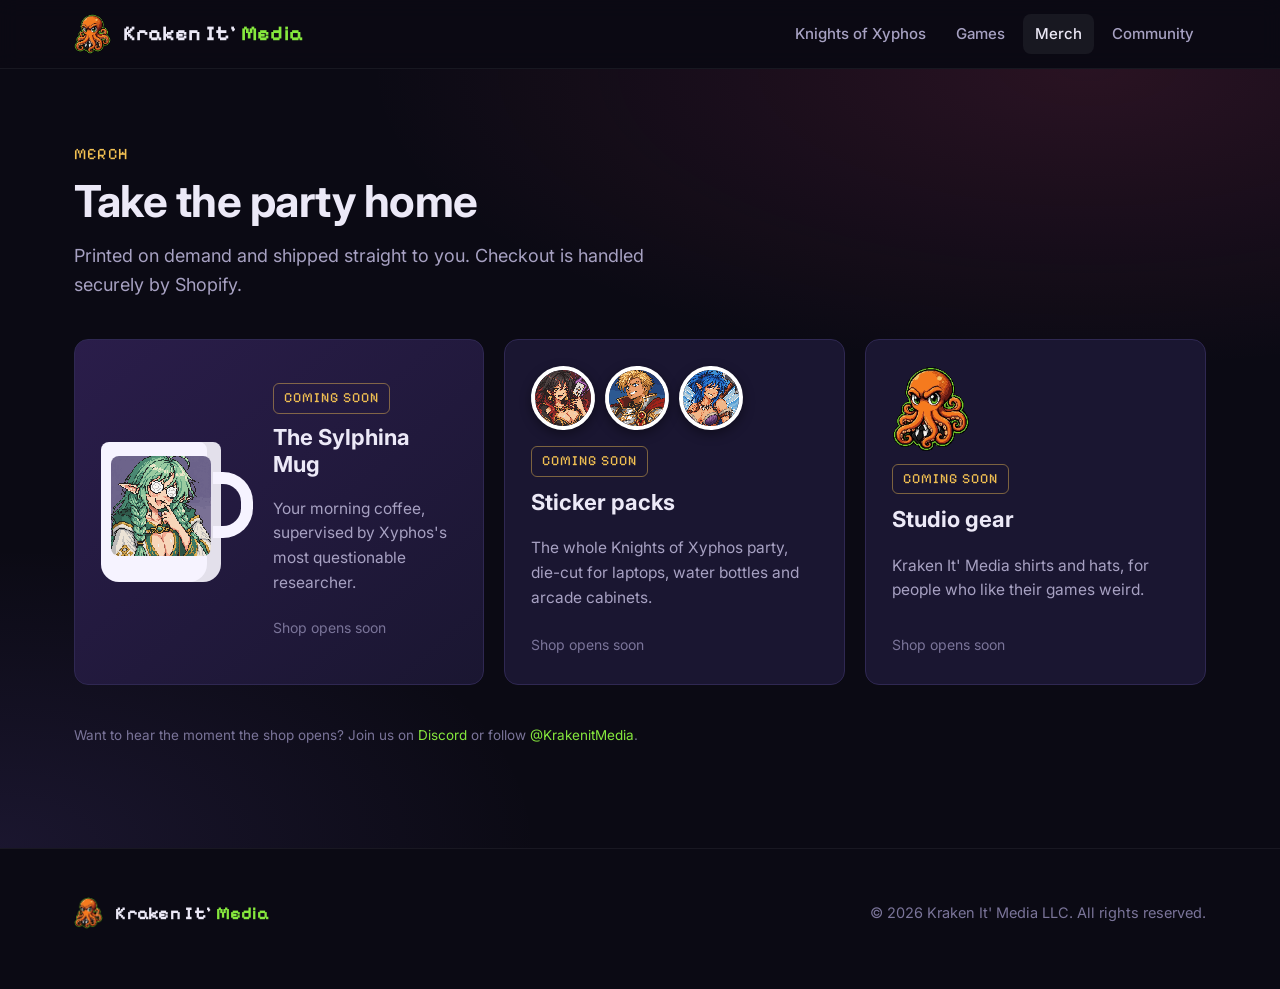
<file: merch/index.html>
<!DOCTYPE html>
<html lang="en">
<head>
<meta charset="utf-8">
<meta name="viewport" content="width=device-width, initial-scale=1">
<title>Merch | Kraken It' Media</title>
<meta name="description" content="Knights of Xyphos and Kraken It' Media merch: the Sylphina mug, sticker packs and studio gear, printed on demand.">
<meta property="og:type" content="website">
<meta property="og:site_name" content="Kraken It' Media">
<meta property="og:title" content="Merch | Kraken It' Media">
<meta property="og:description" content="The Sylphina mug, sticker packs and studio gear, printed on demand.">
<meta property="og:image" content="https://krakenitmedia.com/assets/kox/social_card_1200x630.jpg">
<meta property="og:url" content="https://krakenitmedia.com/merch/">
<meta name="theme-color" content="#0b0a14">
<link rel="icon" type="image/png" sizes="32x32" href="../assets/brand/favicon-32.png">
<link rel="icon" type="image/png" sizes="512x512" href="../assets/brand/icon-512.png">
<link rel="apple-touch-icon" href="../assets/brand/apple-touch-icon.png">
<link rel="preconnect" href="https://fonts.googleapis.com">
<link rel="preconnect" href="https://fonts.gstatic.com" crossorigin>
<link href="https://fonts.googleapis.com/css2?family=Inter:wght@400;500;600;700&family=Pixelify+Sans:wght@500;700&display=swap" rel="stylesheet">
<link rel="stylesheet" href="../assets/site.css">
</head>
<body class="merch-page">
<a class="skip" href="#main">Skip to content</a>

<header class="nav">
  <div class="wrap">
    <a class="brand" href="../" aria-label="Kraken It' Media home">
      <img src="../assets/brand/kraken.png" alt="" width="37" height="40">
      <span>Kraken It' <em>Media</em></span>
    </a>
    <button class="menu-btn" aria-expanded="false" aria-controls="navlinks">Menu</button>
    <ul id="navlinks">
      <li><a href="../knights-of-xyphos/">Knights of Xyphos</a></li>
      <li><a href="../#games">Games</a></li>
      <li><a href="./" aria-current="page">Merch</a></li>
      <li><a href="../#community">Community</a></li>
    </ul>
  </div>
</header>

<main id="main">
<section class="kox" style="padding-top:72px">
  <div class="wrap">
    <p class="eyebrow">Merch</p>
    <h2>Take the party home</h2>
    <p class="sub">Printed on demand and shipped straight to you. Checkout is handled securely by Shopify.</p>

    <!--
      SHOPIFY: paste each product's Buy Button embed code inside its <div class="buy"> below.
      In Shopify: Sales channels > Buy Button > Create a Buy Button > Product > copy the code.
      Leave a .buy div empty and the card shows "Shop opens soon".
    -->
    <div class="merch-grid">
      <div class="merch big">
        <div class="mug" aria-hidden="true"><div class="cup"><img src="../assets/kox/cast/sylphina.png" alt=""></div><div class="handle"></div></div>
        <div style="display:flex;flex-direction:column;gap:10px">
          <span class="soon">Coming soon</span>
          <h3>The Sylphina Mug</h3>
          <p>Your morning coffee, supervised by Xyphos's most questionable researcher.</p>
          <div class="buy" id="buy-sylphina-mug"></div>
        </div>
      </div>
      <div class="merch">
        <div class="stickers" aria-hidden="true">
          <img src="../assets/kox/cast/rou.png" alt=""><img src="../assets/kox/cast/hiro.png" alt=""><img src="../assets/kox/cast/bru.png" alt="">
        </div>
        <span class="soon">Coming soon</span>
        <h3>Sticker packs</h3>
        <p>The whole Knights of Xyphos party, die-cut for laptops, water bottles and arcade cabinets.</p>
        <div class="buy" id="buy-stickers"></div>
      </div>
      <div class="merch">
        <img src="../assets/brand/kraken.png" alt="" style="width:78px" aria-hidden="true">
        <span class="soon">Coming soon</span>
        <h3>Studio gear</h3>
        <p>Kraken It' Media shirts and hats, for people who like their games weird.</p>
        <div class="buy" id="buy-studio"></div>
      </div>
    </div>

    <p class="credits">Want to hear the moment the shop opens? Join us on <a href="https://discord.gg/khUBjHHwy" target="_blank" rel="noopener">Discord</a> or follow <a href="https://x.com/KrakenitMedia" target="_blank" rel="noopener">@KrakenitMedia</a>.</p>
  </div>
</section>
</main>

<footer>
  <div class="wrap">
    <a class="brand" href="../"><img src="../assets/brand/kraken.png" alt="" width="29" height="32"><span>Kraken It' <em>Media</em></span></a>
    <span>&copy; <span id="yr">2026</span> Kraken It' Media LLC. All rights reserved.</span>
  </div>
</footer>
<script src="../assets/site.js"></script>
</body>
</html>
</file>
<file: assets/site.css>
:root{
  --ink:#0b0a14; --deep:#120f24; --panel:#1a1631; --panel-2:#221d3f; --line:#2f2852;
  --text:#ece9f7; --muted:#a7a1c2; --dim:#7a7499;
  --teal:#86e83d; --teal-d:#4c9e1c;
  --rose:#e0457b; --gold:#f3c152; --violet:#8b6cf0;
  --radius:14px; --max:1180px;
  --pixel:"Pixelify Sans", ui-monospace, monospace;
  --sans:"Inter", system-ui, -apple-system, "Segoe UI", sans-serif;
}
*{box-sizing:border-box}
html{scroll-behavior:smooth}
@media (prefers-reduced-motion:reduce){html{scroll-behavior:auto}*{transition:none!important;animation:none!important}}
body{margin:0;background:var(--ink);color:var(--text);font-family:var(--sans);font-size:17px;line-height:1.6;-webkit-font-smoothing:antialiased}
img{max-width:100%;height:auto;display:block}
a{color:var(--teal);text-decoration:none}
a:hover{text-decoration:underline}
.wrap{max-width:var(--max);margin:0 auto;padding:0 24px}
.pixel{image-rendering:pixelated}
.skip{position:absolute;left:-999px;top:8px;background:var(--teal);color:var(--ink);padding:8px 14px;border-radius:8px;z-index:100}
.skip:focus{left:8px}
:focus-visible{outline:3px solid var(--gold);outline-offset:3px;border-radius:6px}

/* ---------- nav ---------- */
.nav{position:sticky;top:0;z-index:50;background:rgba(11,10,20,.82);backdrop-filter:blur(10px);-webkit-backdrop-filter:blur(10px);border-bottom:1px solid rgba(255,255,255,.06)}
.nav .wrap{display:flex;align-items:center;gap:20px;height:68px}
.brand{display:flex;align-items:center;gap:12px;color:var(--text);font-family:var(--pixel);font-weight:700;font-size:21px;letter-spacing:.3px;white-space:nowrap}
.brand:hover{text-decoration:none}
.brand img{width:auto;height:40px}
.brand span em{font-style:normal;color:var(--teal)}
.nav ul{list-style:none;display:flex;gap:6px;margin:0 0 0 auto;padding:0}
.nav ul a{display:block;padding:8px 12px;border-radius:8px;color:var(--muted);font-weight:500;font-size:15px}
.nav ul a:hover{color:var(--text);background:rgba(255,255,255,.05);text-decoration:none}
.menu-btn{display:none;margin-left:auto;background:none;border:1px solid var(--line);color:var(--text);border-radius:8px;padding:8px 12px;font:inherit;font-size:15px;cursor:pointer}

/* ---------- buttons ---------- */
.btn{display:inline-flex;align-items:center;gap:10px;padding:13px 22px;border-radius:10px;font-weight:600;font-size:16px;border:2px solid transparent;cursor:pointer;transition:transform .12s ease, background .15s ease, border-color .15s ease;font-family:var(--sans);line-height:1.2}
.btn:hover{text-decoration:none;transform:translateY(-1px)}
.btn-primary{background:var(--gold);color:#2a1606;box-shadow:0 4px 0 #b4842a}
.btn-primary:hover{background:#ffd06b}
.btn-ghost{background:rgba(11,10,20,.55);color:var(--text);border-color:rgba(255,255,255,.28)}
.btn-ghost:hover{border-color:var(--text)}
.btn-teal{background:var(--teal);color:var(--ink);box-shadow:0 4px 0 var(--teal-d)}
.btn svg{width:20px;height:20px;flex:none}

/* ---------- hero ---------- */
.hero{position:relative;min-height:620px;display:flex;align-items:flex-end;overflow:hidden;isolation:isolate}
.hero-bg{position:absolute;inset:0;z-index:-2;background:url("kox/art/chase.jpg") 70% 40%/cover no-repeat;image-rendering:pixelated}
.hero::after{content:"";position:absolute;inset:0;z-index:-1;background:linear-gradient(180deg,rgba(11,10,20,.2) 0%,rgba(11,10,20,.3) 45%,rgba(11,10,20,.9) 85%,var(--ink) 100%),linear-gradient(90deg,rgba(11,10,20,.85) 0%,rgba(11,10,20,.35) 45%,rgba(11,10,20,0) 70%)}
.hero .wrap{width:100%;padding-top:120px;padding-bottom:64px}
.badge{display:inline-flex;align-items:center;gap:8px;font-family:var(--pixel);font-size:15px;letter-spacing:.5px;text-transform:uppercase;background:var(--rose);color:#fff;padding:6px 12px;border-radius:6px;box-shadow:0 3px 0 #8f2148}
.badge .dot{width:8px;height:8px;border-radius:50%;background:#fff;animation:pulse 1.6s infinite}
@keyframes pulse{50%{opacity:.25}}
.hero-logo{width:min(560px,92%);margin:18px 0 8px;filter:drop-shadow(0 6px 18px rgba(0,0,0,.6))}
.hero p.lede{font-size:20px;max-width:560px;color:#f3f0ff;margin:6px 0 26px;text-shadow:0 2px 10px rgba(0,0,0,.7)}
.hero .ctas{display:flex;flex-wrap:wrap;gap:14px}
.hero small{display:block;margin-top:16px;color:var(--muted);font-size:14px}

/* ---------- sections ---------- */
section{padding:88px 0}
.eyebrow{font-family:var(--pixel);color:var(--teal);font-size:16px;letter-spacing:1.2px;text-transform:uppercase;margin:0 0 10px}
h2{font-size:clamp(30px,4vw,44px);line-height:1.12;margin:0 0 16px;letter-spacing:-.5px}
h3{font-size:22px;margin:0 0 8px;line-height:1.25}
.sub{color:var(--muted);max-width:640px;margin:0 0 40px;font-size:18px}

/* studio strip */
.studio{padding:56px 0;border-bottom:1px solid rgba(255,255,255,.06)}
.studio .wrap{display:grid;grid-template-columns:auto 1fr;gap:32px;align-items:center}
.studio img{width:100px}
.studio p{margin:0;font-size:19px;color:#d9d4ee;max-width:820px}
.studio strong{color:var(--text)}

/* xyphos */
.kox{background:radial-gradient(1200px 500px at 85% 0%,rgba(224,69,123,.14),transparent 60%),radial-gradient(900px 500px at 0% 100%,rgba(139,108,240,.12),transparent 60%)}
.kox .eyebrow{color:var(--gold)}
.feature-grid{display:grid;grid-template-columns:repeat(4,1fr);gap:18px;margin:0 0 56px}
.feature{background:var(--panel);border:1px solid var(--line);border-radius:var(--radius);padding:22px}
.feature .ico{font-family:var(--pixel);font-size:26px;color:var(--gold);line-height:1;margin-bottom:12px}
.feature p{margin:0;color:var(--muted);font-size:15.5px}
.gallery{display:grid;grid-template-columns:repeat(4,1fr);gap:12px}
.gallery button{all:unset;cursor:zoom-in;display:block;border-radius:10px;overflow:hidden;border:1px solid var(--line);position:relative;aspect-ratio:16/9;background:var(--panel)}
.gallery button:focus-visible{outline:3px solid var(--gold);outline-offset:3px}
.gallery img{width:100%;height:100%;object-fit:cover;image-rendering:pixelated;transition:transform .3s ease}
.gallery button:hover img{transform:scale(1.05)}
.gallery button span{position:absolute;left:0;right:0;bottom:0;padding:22px 10px 8px;font-size:13px;color:#fff;background:linear-gradient(transparent,rgba(0,0,0,.8));opacity:0;transition:opacity .2s}
.gallery button:hover span,.gallery button:focus-visible span{opacity:1}
.cast-head{display:flex;align-items:end;justify-content:space-between;gap:20px;margin:64px 0 22px}
.cast-head h3{font-size:26px;margin:0}
.cast-head p{margin:0;color:var(--muted)}
.cast{display:grid;grid-template-columns:repeat(8,1fr);gap:12px}
.cast figure{margin:0;text-align:center}
.cast img{width:100%;aspect-ratio:1;object-fit:cover;border-radius:12px;border:2px solid var(--line);image-rendering:pixelated;background:var(--panel)}
.cast figcaption{font-family:var(--pixel);font-size:17px;margin-top:8px}
.art-strip{display:grid;grid-template-columns:2fr 1fr 1fr;gap:12px;margin-top:56px}
.art-strip button{all:unset;cursor:zoom-in;border-radius:12px;overflow:hidden;border:1px solid var(--line)}
.art-strip img{width:100%;height:100%;object-fit:cover;image-rendering:pixelated;aspect-ratio:16/9}
.art-strip button:first-child img{aspect-ratio:auto}
.kox-cta{margin-top:48px;display:flex;flex-wrap:wrap;gap:14px;align-items:center}

/* games */
.games{background:var(--deep);border-top:1px solid rgba(255,255,255,.05);border-bottom:1px solid rgba(255,255,255,.05)}
.game-grid{display:grid;grid-template-columns:repeat(3,1fr);gap:20px}
.card{background:var(--panel);border:1px solid var(--line);border-radius:var(--radius);overflow:hidden;display:flex;flex-direction:column}
.card .art{aspect-ratio:16/9;position:relative;display:flex;align-items:center;justify-content:center;text-align:center;padding:20px;overflow:hidden}
.card .art img{position:absolute;inset:0;width:100%;height:100%;object-fit:cover;image-rendering:pixelated}
.card .art .ph{font-family:var(--pixel);font-size:30px;line-height:1.05;color:#fff;text-shadow:0 3px 0 rgba(0,0,0,.35);position:relative}
.card .art .ph small{display:block;font-size:13px;letter-spacing:1.5px;text-transform:uppercase;opacity:.75;margin-top:10px;font-family:var(--sans);font-weight:600;text-shadow:none}
.card .body{padding:22px;display:flex;flex-direction:column;gap:10px;flex:1}
.card p{margin:0;color:var(--muted);font-size:15.5px}
.tags{display:flex;flex-wrap:wrap;gap:6px;margin-top:auto;padding-top:8px}
.tag{font-size:12px;font-weight:600;letter-spacing:.4px;text-transform:uppercase;padding:4px 9px;border-radius:999px;background:rgba(255,255,255,.06);color:var(--muted)}
.tag.live{background:rgba(134,232,61,.14);color:var(--teal)}
.tag.adult{background:rgba(224,69,123,.16);color:#ff8fb3}
.card .more{font-weight:600;font-size:15px}
.ph-mm{background:linear-gradient(135deg,#7a2f1b,#c9692c 55%,#f0b04a)}
.ph-fhear{background:linear-gradient(135deg,#0f4c6e,#2189a8 55%,#7fd6d0)}
.ph-lb{background:linear-gradient(135deg,#1d2b6b,#2f6b3e 60%,#d9b63a)}
.ph-lh{background:linear-gradient(135deg,#3b0d1f,#8c1c3d 55%,#d8a03a)}
.ph-sl{background:radial-gradient(circle at 70% 30%,#c06bff 0,#4b1d8f 30%,#0c0a28 70%)}

/* mature gate */
.mature{margin-top:56px;border:1px solid rgba(224,69,123,.35);border-radius:18px;padding:32px;background:linear-gradient(180deg,rgba(224,69,123,.07),rgba(224,69,123,.02))}
.mature-head{display:flex;flex-wrap:wrap;align-items:center;justify-content:space-between;gap:16px;margin-bottom:24px}
.mature-head h3{font-size:26px;margin:0}
.mature-head p{margin:4px 0 0;color:var(--muted)}
.gate{display:flex;flex-direction:column;align-items:center;text-align:center;gap:14px;padding:34px 16px;border:1px dashed rgba(255,255,255,.18);border-radius:14px}
.gate p{margin:0;color:var(--muted);max-width:520px}
.gate .row{display:flex;gap:12px;flex-wrap:wrap;justify-content:center}
.btn-rose{background:var(--rose);color:#fff;box-shadow:0 4px 0 #8f2148}
.mature-list[hidden]{display:none}
.mature .note{margin:20px 0 0;font-size:14px;color:var(--dim)}

/* merch */
.merch-grid{display:grid;grid-template-columns:1.2fr 1fr 1fr;gap:20px}
.merch{background:var(--panel);border:1px solid var(--line);border-radius:var(--radius);padding:26px;display:flex;flex-direction:column;gap:12px;position:relative;overflow:hidden}
.merch.big{background:linear-gradient(140deg,#2a1d4a,#1a1631);flex-direction:row;align-items:center;gap:22px}
.merch .mug{width:150px;flex:none;position:relative}
.merch .mug .cup{width:120px;height:140px;background:#f6f3ff;border-radius:8px 8px 18px 18px;position:relative;overflow:hidden;box-shadow:inset -14px 0 0 rgba(0,0,0,.08)}
.merch .mug .cup img{position:absolute;inset:14px 10px auto;width:100px;border-radius:8px;image-rendering:pixelated}
.merch .mug .handle{position:absolute;left:112px;top:30px;width:40px;height:66px;border:12px solid #f6f3ff;border-left:none;border-radius:0 30px 30px 0}
.merch p{margin:0;color:var(--muted);font-size:15.5px}
.soon{align-self:flex-start;font-family:var(--pixel);font-size:14px;text-transform:uppercase;letter-spacing:1px;color:var(--gold);border:1px solid rgba(243,193,82,.45);padding:3px 10px;border-radius:6px}
.stickers{display:flex;gap:10px;margin-bottom:4px}
.stickers img{width:64px;height:64px;border-radius:50%;border:4px solid #fff;object-fit:cover;image-rendering:pixelated;transform:rotate(-6deg);box-shadow:0 4px 12px rgba(0,0,0,.4)}
.stickers img:nth-child(2){transform:rotate(5deg)}
.stickers img:nth-child(3){transform:rotate(-2deg)}

/* community */
.links{display:grid;grid-template-columns:repeat(3,1fr);gap:16px}
.link{display:flex;align-items:center;gap:16px;padding:20px;border-radius:var(--radius);background:var(--panel);border:1px solid var(--line);color:var(--text);transition:border-color .15s, transform .12s}
.link:hover{text-decoration:none;border-color:var(--teal);transform:translateY(-2px)}
.link .lg{width:46px;height:46px;border-radius:12px;display:flex;align-items:center;justify-content:center;flex:none}
.link .lg svg{width:24px;height:24px}
.link b{display:block;font-size:17px}
.link span{color:var(--muted);font-size:14.5px}
.link.disabled{opacity:.55;pointer-events:none}

/* footer */
footer{padding:48px 0 60px;border-top:1px solid rgba(255,255,255,.06);color:var(--dim);font-size:14.5px}
footer .wrap{display:flex;flex-wrap:wrap;gap:20px;align-items:center;justify-content:space-between}
footer .brand{font-size:18px}
footer .brand img{width:auto;height:32px}

/* lightbox */
.lb{position:fixed;inset:0;z-index:200;background:rgba(5,4,12,.94);display:none;align-items:center;justify-content:center;padding:4vh 4vw;flex-direction:column;gap:14px}
.lb.open{display:flex}
.lb img{max-width:100%;max-height:82vh;image-rendering:pixelated;border-radius:8px;box-shadow:0 20px 60px rgba(0,0,0,.6)}
.lb p{margin:0;color:var(--muted);text-align:center}
.lb button{position:absolute;background:rgba(255,255,255,.08);border:1px solid rgba(255,255,255,.15);color:#fff;width:48px;height:48px;border-radius:50%;font-size:22px;cursor:pointer;display:flex;align-items:center;justify-content:center}
.lb button:hover{background:rgba(255,255,255,.16)}
.lb .x{top:20px;right:20px}
.lb .prev{left:20px;top:50%}
.lb .next{right:20px;top:50%}

/* responsive */
@media (max-width:1020px){
  .feature-grid{grid-template-columns:repeat(2,1fr)}
  .cast{grid-template-columns:repeat(4,1fr)}
  .game-grid{grid-template-columns:repeat(2,1fr)}
  .merch-grid{grid-template-columns:1fr 1fr}
  .merch.big{grid-column:1/-1}
  .links{grid-template-columns:repeat(2,1fr)}
}
@media (max-width:760px){
  body{font-size:16px}
  .nav ul{display:none;position:absolute;top:68px;left:0;right:0;flex-direction:column;background:var(--ink);border-bottom:1px solid var(--line);padding:10px 16px 16px}
  .nav ul.open{display:flex}
  .menu-btn{display:block}
  .hero{min-height:560px}
  .hero .wrap{padding-bottom:44px}
  section{padding:64px 0}
  .studio .wrap{grid-template-columns:1fr;gap:16px}
  .studio img{width:72px}
  .gallery{grid-template-columns:repeat(2,1fr)}
  .art-strip{grid-template-columns:1fr 1fr}
  .art-strip button:first-child{grid-column:1/-1}
  .game-grid,.merch-grid,.links,.feature-grid{grid-template-columns:1fr}
  .merch.big{flex-direction:column;align-items:flex-start}
  .mature{padding:22px}
  .cast-head{flex-direction:column;align-items:flex-start}
  .lb .prev,.lb .next{top:auto;bottom:24px}
}

/* ---------- v2 additions ---------- */
.nav ul a[aria-current="page"]{color:var(--text);background:rgba(255,255,255,.06)}
.content-note{display:flex;gap:14px;align-items:flex-start;margin:28px 0 0;padding:16px 18px;border-radius:12px;background:rgba(243,193,82,.07);border:1px solid rgba(243,193,82,.25);color:var(--muted);font-size:15px;max-width:820px}
.content-note b{color:var(--gold);font-family:var(--pixel);font-weight:700;letter-spacing:.5px;white-space:nowrap}
.content-note p{margin:0}
.tagline{font-family:var(--pixel);font-size:clamp(20px,2.4vw,26px);color:var(--gold);margin:0 0 18px;line-height:1.3}

/* cast cards with one-liners */
.cast-cards{display:grid;grid-template-columns:repeat(4,1fr);gap:16px}
.cast-card{background:var(--panel);border:1px solid var(--line);border-radius:var(--radius);overflow:hidden}
.cast-card img{width:100%;aspect-ratio:1;object-fit:cover;image-rendering:pixelated;border-bottom:1px solid var(--line)}
.cast-card div{padding:14px 16px 16px}
.cast-card h3{font-family:var(--pixel);font-size:21px;margin:0}
.cast-card .role{font-size:13px;letter-spacing:.6px;text-transform:uppercase;color:var(--teal);font-weight:600;margin:2px 0 8px}
.cast-card p{margin:0;color:var(--muted);font-size:15px}

/* subpage hero (KoX banner) */
.banner{position:relative;background:#0d0a1a;border-bottom:1px solid rgba(255,255,255,.06)}
.banner img{width:100%;max-height:560px;object-fit:cover;object-position:center 35%;image-rendering:pixelated}
.banner::after{content:"";position:absolute;left:0;right:0;bottom:0;height:40%;background:linear-gradient(transparent,var(--ink))}
.intro{padding:24px 0 72px}
.intro .wrap{display:grid;grid-template-columns:1.35fr 1fr;gap:48px;align-items:start}
.intro h1{font-size:clamp(30px,4vw,46px);line-height:1.1;margin:0 0 10px;letter-spacing:-.5px}
.intro h1 small{display:block;font-family:var(--pixel);font-size:.5em;color:var(--rose);letter-spacing:.5px;margin-top:6px}
.prose p{color:#d6d1ea;margin:0 0 16px}
.prose p strong{color:var(--text)}
.prose h3{font-size:19px;margin:26px 0 6px;color:var(--gold)}
.facts{background:var(--panel);border:1px solid var(--line);border-radius:var(--radius);padding:8px 20px;position:sticky;top:88px}
.facts table{width:100%;border-collapse:collapse;font-size:15px}
.facts th{text-align:left;color:var(--dim);font-weight:500;padding:11px 12px 11px 0;vertical-align:top;white-space:nowrap}
.facts td{padding:11px 0;color:var(--text)}
.facts tr+tr th,.facts tr+tr td{border-top:1px solid var(--line)}
.facts .btn{width:100%;justify-content:center;margin:14px 0 10px}
.check-list{list-style:none;padding:0;margin:0;display:grid;grid-template-columns:1fr 1fr;gap:12px 28px}
.check-list li{position:relative;padding-left:30px;color:#d6d1ea}
.check-list li::before{content:"d20";position:absolute;left:0;top:3px;font-family:var(--pixel);font-size:11px;color:var(--ink);background:var(--gold);border-radius:4px;padding:0 3px;line-height:17px}
.kbd-table{width:100%;max-width:560px;border-collapse:collapse;font-size:15px}
.kbd-table td{padding:9px 0;border-top:1px solid var(--line);color:var(--muted)}
.kbd-table td:first-child{color:var(--text);width:44%}
kbd{font-family:var(--pixel);background:var(--panel-2);border:1px solid var(--line);border-bottom-width:3px;border-radius:6px;padding:1px 7px;font-size:14px;color:var(--text)}
.two-col{display:grid;grid-template-columns:1fr 1fr;gap:48px}
.credits{font-size:13.5px;color:var(--dim);margin-top:40px}

/* game card art: Can You Fhear Me Now? neon */
.neon{position:relative;font-family:var(--pixel);font-weight:700;font-size:30px;line-height:1.05;color:#ffe9f3;text-shadow:0 0 6px #ff4f9a,0 0 18px #ff2f86,0 0 36px #ff2f86;letter-spacing:1px}
.neon .dead{color:#5a2a3c;text-shadow:none;animation:flick 4.2s infinite}
@keyframes flick{0%,86%,100%{color:#5a2a3c;text-shadow:none}88%,92%{color:#ffe9f3;text-shadow:0 0 6px #ff4f9a,0 0 18px #ff2f86}90%,94%{color:#5a2a3c;text-shadow:none}}
.ph-fhear{background:radial-gradient(ellipse at 50% 110%,#3a2440 0,#16121f 60%,#0b0a12 100%)}
.ph-fhear .sub{display:block;font-family:var(--sans);font-size:12px;letter-spacing:1.5px;text-transform:uppercase;color:#8fb3c4;text-shadow:none;margin-top:12px;font-weight:600}
.ph-mm .ph{font-size:34px}
.ph-mm .ph em{font-style:normal;color:#ffe7b0}

/* merch page */
.merch-page .merch .buy{margin-top:auto;padding-top:8px}
.merch-page .merch .buy:empty::before{content:"Shop opens soon";display:inline-block;font-size:14px;color:var(--dim)}

footer .ai{flex-basis:100%;margin:0;font-size:13.5px;line-height:1.55;color:var(--dim);max-width:900px}

@media (max-width:1020px){
  .cast-cards{grid-template-columns:repeat(2,1fr)}
  .intro .wrap{grid-template-columns:1fr}
  .facts{position:static}
}
@media (max-width:760px){
  .check-list,.two-col{grid-template-columns:1fr}
  .cast-cards{grid-template-columns:1fr 1fr;gap:12px}
}
.video{position:relative;aspect-ratio:16/9;max-width:960px;margin:0 0 48px;border-radius:var(--radius);overflow:hidden;border:1px solid var(--line);background:#000;box-shadow:0 20px 50px rgba(0,0,0,.45)}
.video iframe{position:absolute;inset:0;width:100%;height:100%;border:0}
</file>
